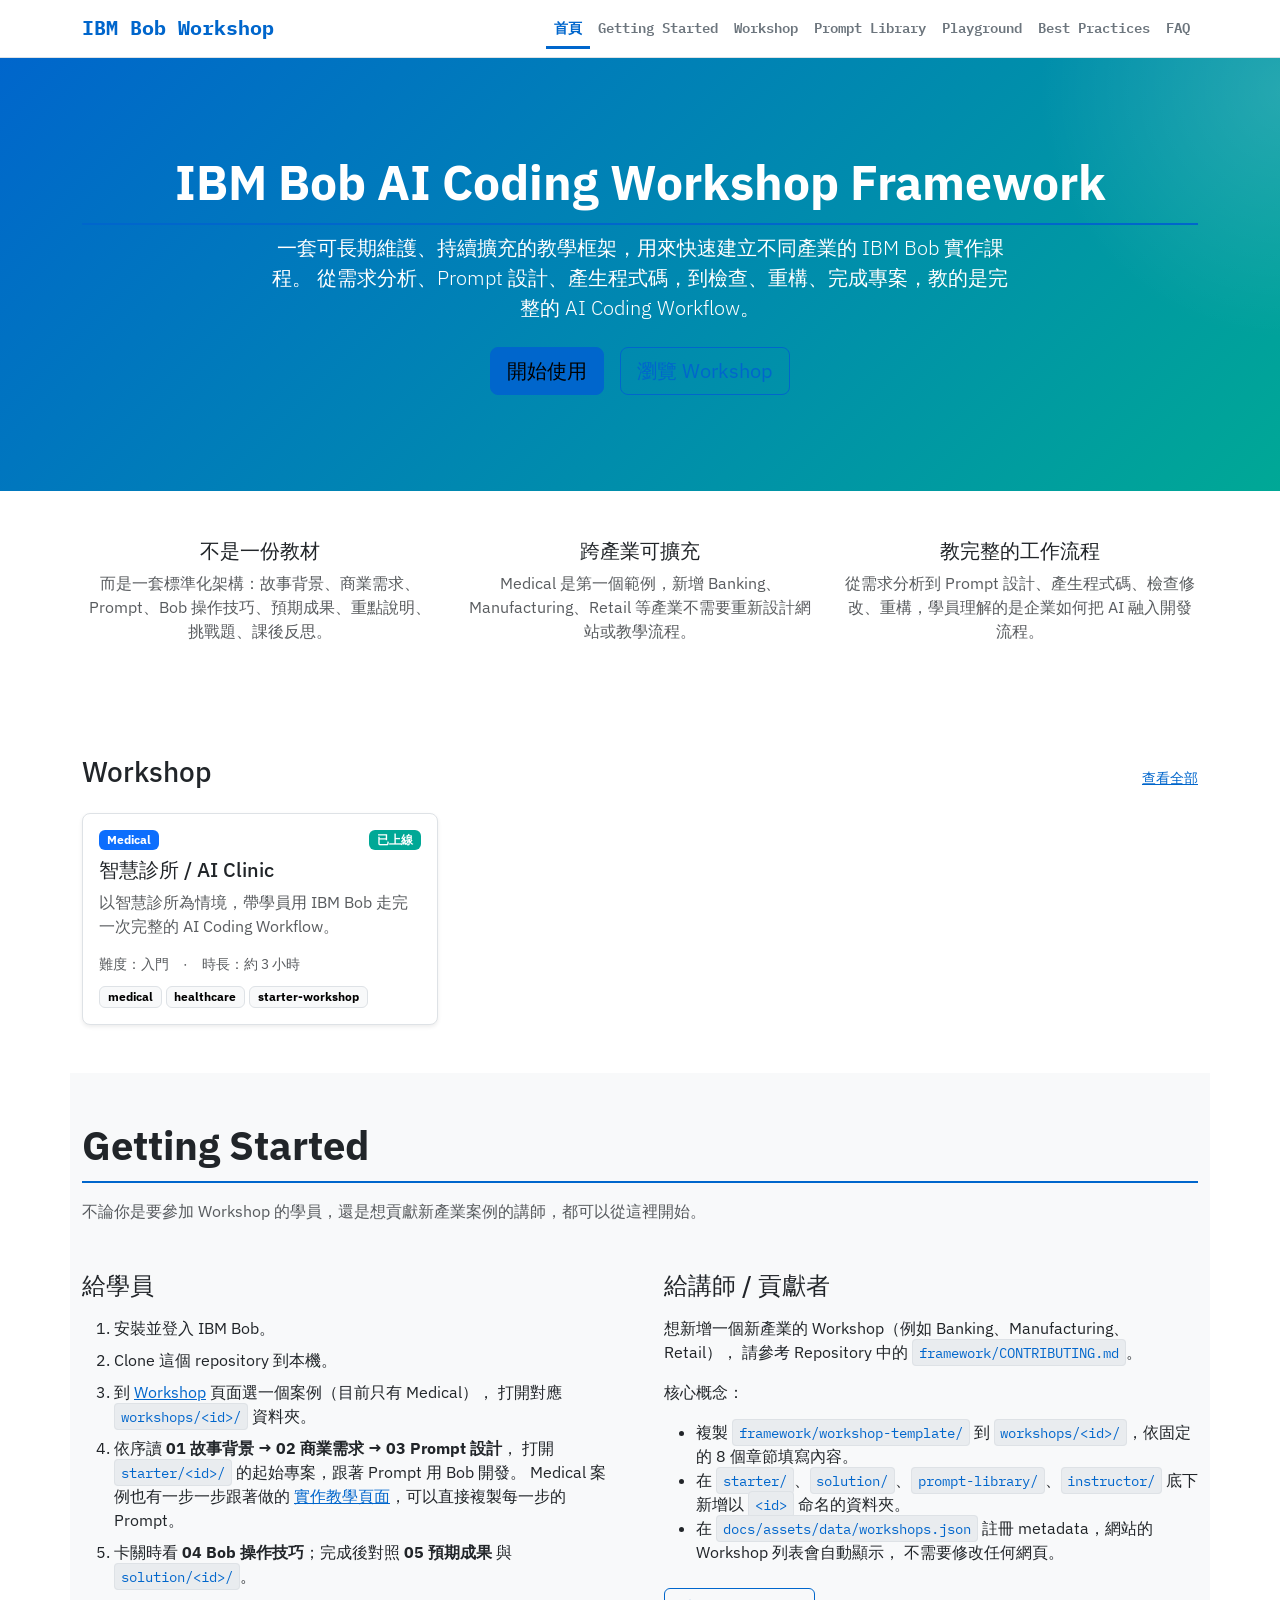
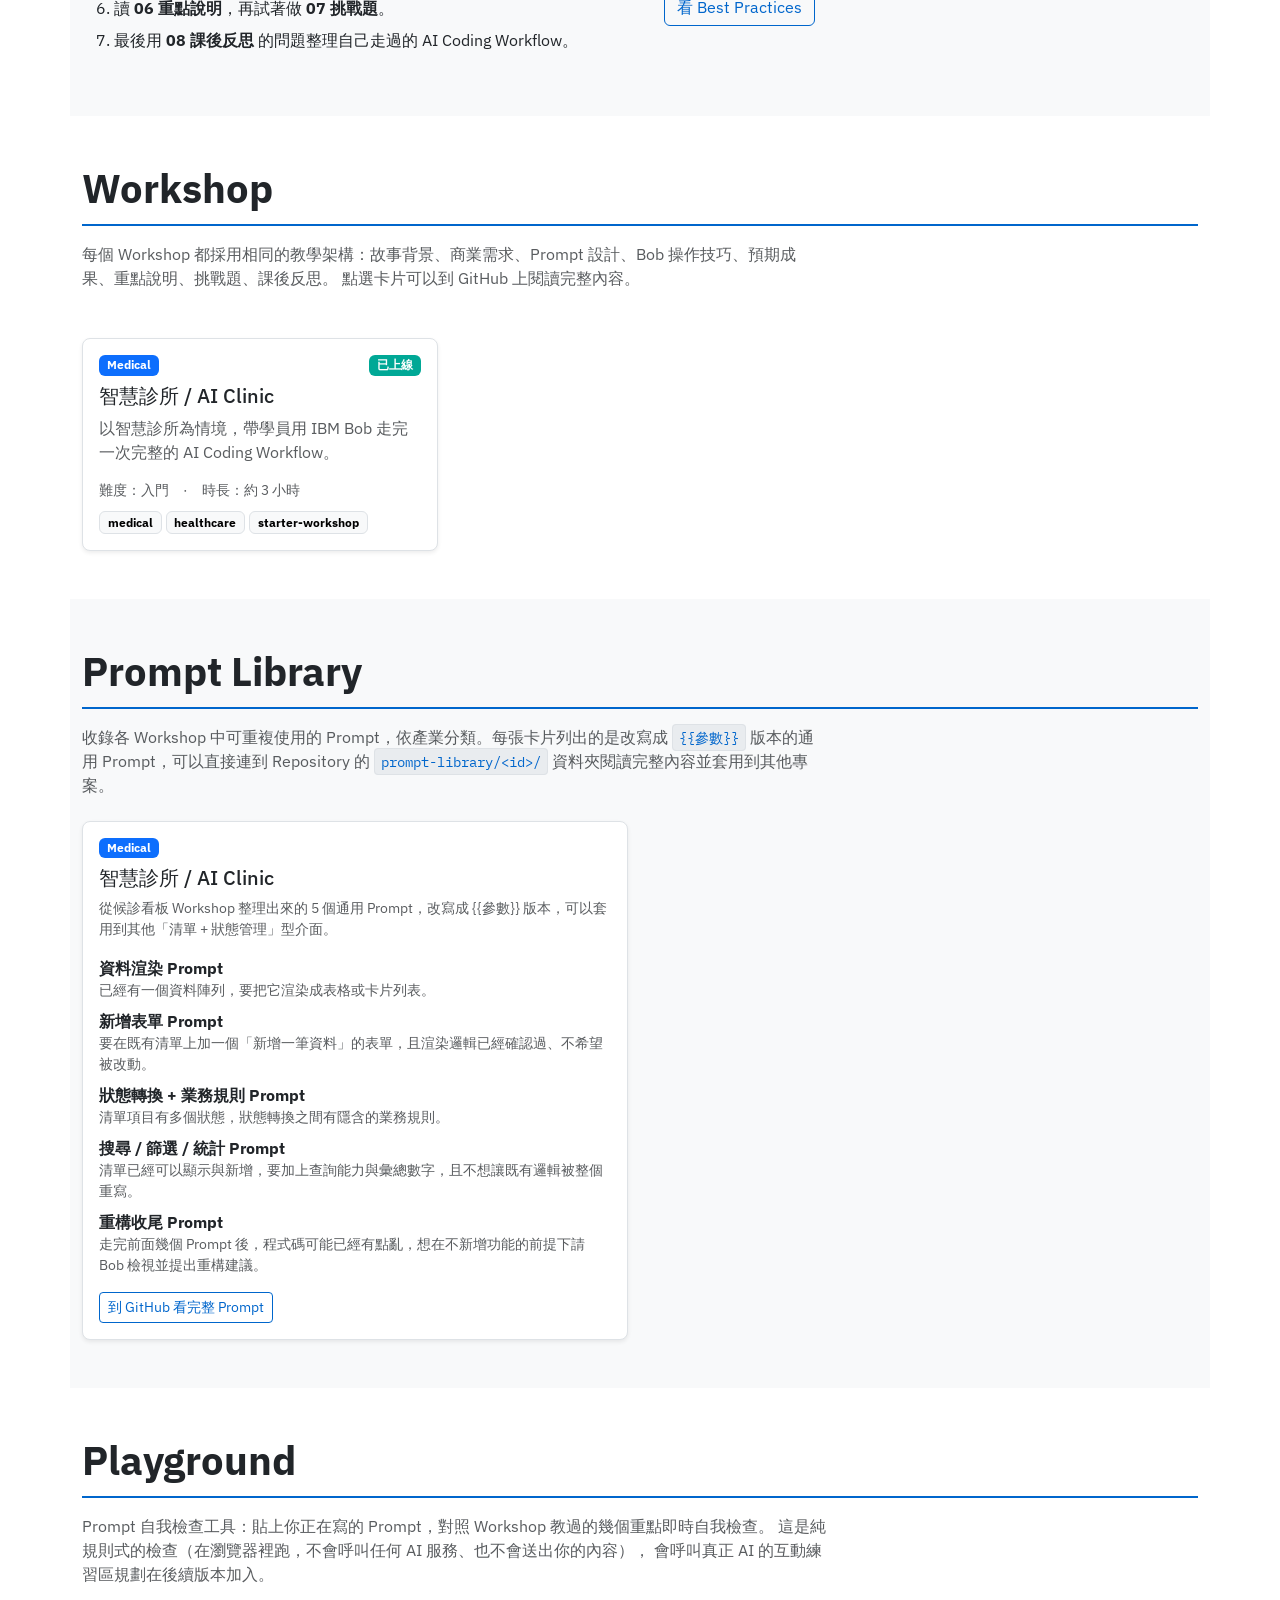
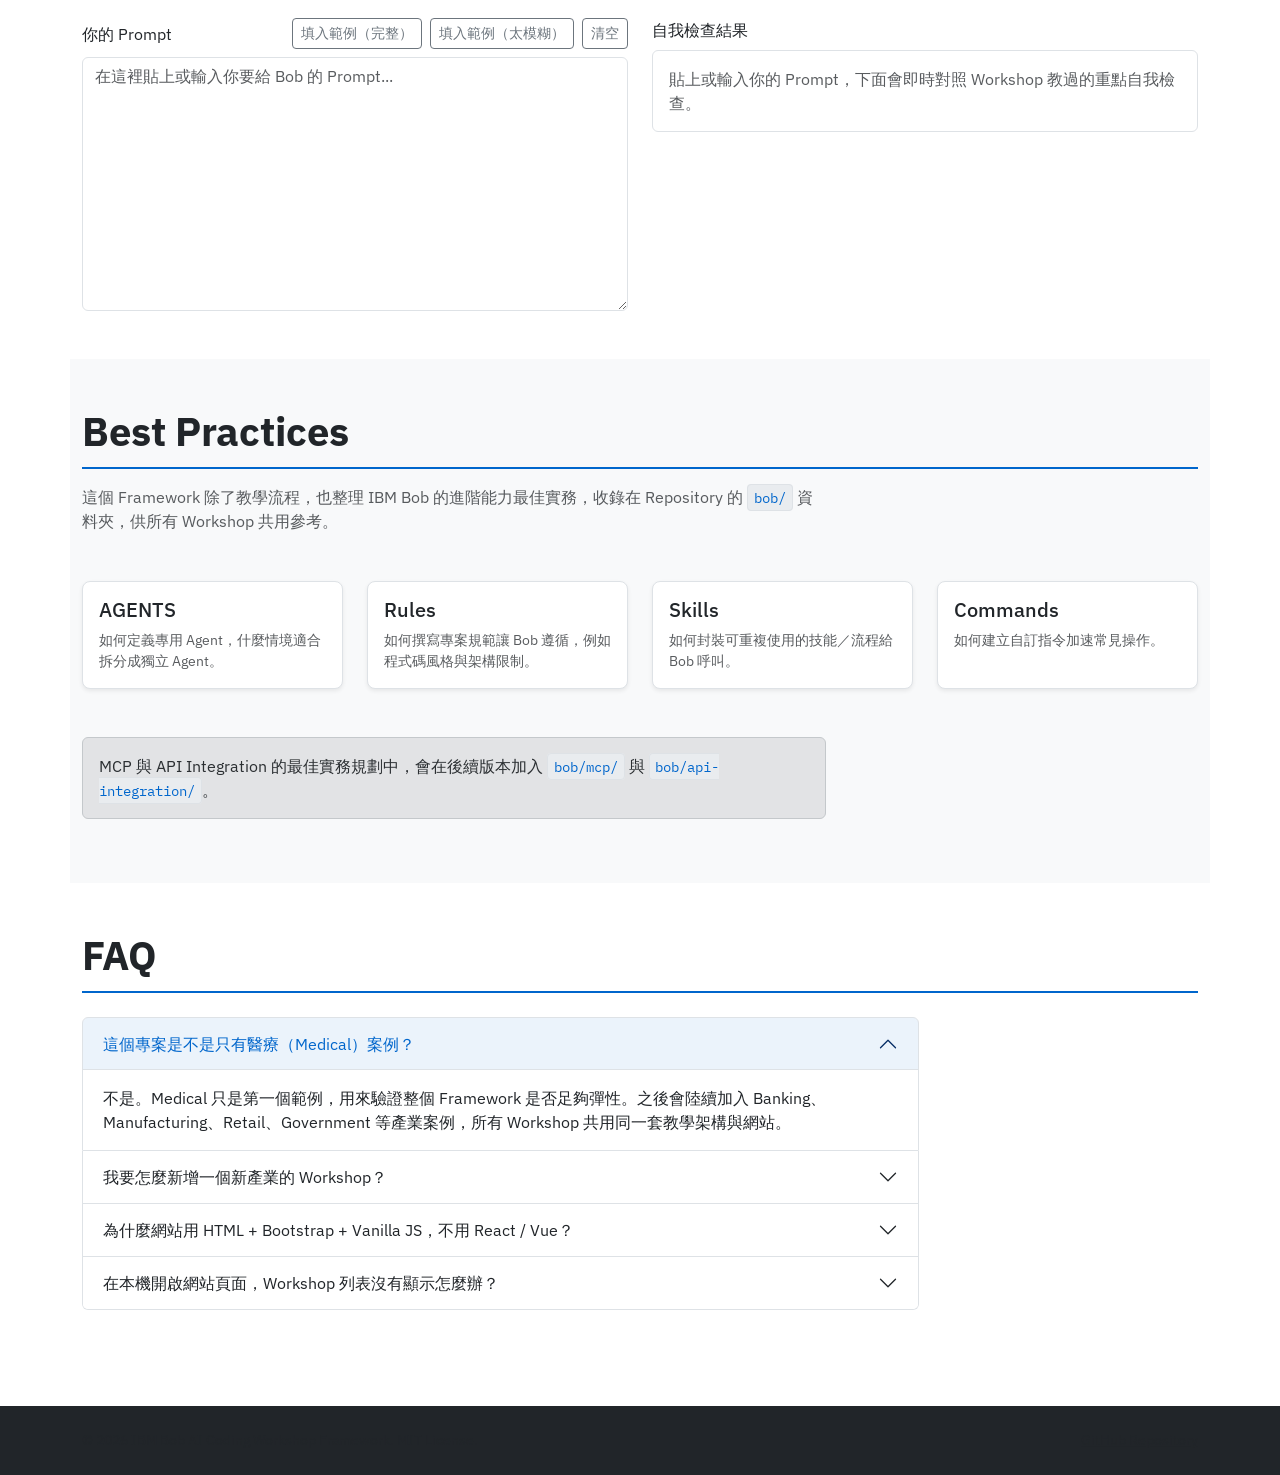
<file: docs/index.html>
<!DOCTYPE html>
<html lang="zh-Hant">
<head>
  <meta charset="UTF-8" />
  <meta name="viewport" content="width=device-width, initial-scale=1.0" />
  <title>IBM Bob AI Coding Workshop Framework</title>
  <link
    href="https://fonts.googleapis.com/css2?family=IBM+Plex+Mono:wght@400;600&family=IBM+Plex+Sans:wght@300;400;600;700&display=swap"
    rel="stylesheet"
  />
  <link
    href="https://cdn.jsdelivr.net/npm/bootstrap@5.3.3/dist/css/bootstrap.min.css"
    rel="stylesheet"
  />
  <link href="assets/css/style.css" rel="stylesheet" />
</head>
<body>
  <div data-include="partials/nav.html"></div>

  <main>
    <!-- 首頁 ============================================================ -->
    <section id="home">
      <div class="hero py-5">
        <div class="container py-5 text-center">
          <h1 class="display-5 fw-bold">IBM Bob AI Coding Workshop Framework</h1>
          <p class="lead col-lg-8 mx-auto">
            一套可長期維護、持續擴充的教學框架，用來快速建立不同產業的 IBM Bob 實作課程。
            從需求分析、Prompt 設計、產生程式碼，到檢查、重構、完成專案，教的是完整的 AI Coding Workflow。
          </p>
          <div class="d-flex justify-content-center gap-3 mt-4">
            <a href="#getting-started" class="btn btn-light btn-lg">開始使用</a>
            <a href="#workshops" class="btn btn-outline-light btn-lg">瀏覽 Workshop</a>
          </div>
        </div>
      </div>

      <div class="container py-5">
        <div class="row g-4 text-center">
          <div class="col-md-4">
            <h3 class="h5">不是一份教材</h3>
            <p class="text-body-secondary">
              而是一套標準化架構：故事背景、商業需求、Prompt、Bob 操作技巧、預期成果、重點說明、挑戰題、課後反思。
            </p>
          </div>
          <div class="col-md-4">
            <h3 class="h5">跨產業可擴充</h3>
            <p class="text-body-secondary">
              Medical 是第一個範例，新增 Banking、Manufacturing、Retail 等產業不需要重新設計網站或教學流程。
            </p>
          </div>
          <div class="col-md-4">
            <h3 class="h5">教完整的工作流程</h3>
            <p class="text-body-secondary">
              從需求分析到 Prompt 設計、產生程式碼、檢查修改、重構，學員理解的是企業如何把 AI 融入開發流程。
            </p>
          </div>
        </div>
      </div>

      <div class="container py-5">
        <div class="d-flex justify-content-between align-items-end mb-4">
          <h2 class="h3 mb-0">Workshop</h2>
          <a href="#workshops" class="small">查看全部</a>
        </div>
        <div class="row g-4" data-workshops-list></div>
      </div>
    </section>

    <!-- Getting Started ================================================ -->
    <section id="getting-started" class="container py-5">
      <h1 class="mb-3">Getting Started</h1>
      <p class="text-body-secondary col-lg-8 mb-5">
        不論你是要參加 Workshop 的學員，還是想貢獻新產業案例的講師，都可以從這裡開始。
      </p>

      <div class="row g-5">
        <div class="col-lg-6">
          <h2 class="h4">給學員</h2>
          <ol class="mt-3">
            <li class="mb-2">安裝並登入 IBM Bob。</li>
            <li class="mb-2">Clone 這個 repository 到本機。</li>
            <li class="mb-2">
              到 <a href="#workshops">Workshop</a> 頁面選一個案例（目前只有 Medical），
              打開對應 <code>workshops/&lt;id&gt;/</code> 資料夾。
            </li>
            <li class="mb-2">
              依序讀 <strong>01 故事背景 → 02 商業需求 → 03 Prompt 設計</strong>，
              打開 <code>starter/&lt;id&gt;/</code> 的起始專案，跟著 Prompt 用 Bob 開發。
              Medical 案例也有一步一步跟著做的
              <a href="medical-tutorial.html">實作教學頁面</a>，可以直接複製每一步的 Prompt。
            </li>
            <li class="mb-2">
              卡關時看 <strong>04 Bob 操作技巧</strong>；完成後對照 <strong>05 預期成果</strong> 與 <code>solution/&lt;id&gt;/</code>。
            </li>
            <li class="mb-2">讀 <strong>06 重點說明</strong>，再試著做 <strong>07 挑戰題</strong>。</li>
            <li>最後用 <strong>08 課後反思</strong> 的問題整理自己走過的 AI Coding Workflow。</li>
          </ol>
        </div>

        <div class="col-lg-6">
          <h2 class="h4">給講師 / 貢獻者</h2>
          <p class="mt-3">
            想新增一個新產業的 Workshop（例如 Banking、Manufacturing、Retail），
            請參考 Repository 中的
            <code>framework/CONTRIBUTING.md</code>。
          </p>
          <p>核心概念：</p>
          <ul>
            <li>複製 <code>framework/workshop-template/</code> 到 <code>workshops/&lt;id&gt;/</code>，依固定的 8 個章節填寫內容。</li>
            <li>
              在 <code>starter/</code>、<code>solution/</code>、<code>prompt-library/</code>、<code>instructor/</code>
              底下新增以 <code>&lt;id&gt;</code> 命名的資料夾。
            </li>
            <li>
              在 <code>docs/assets/data/workshops.json</code> 註冊 metadata，網站的 Workshop 列表會自動顯示，
              不需要修改任何網頁。
            </li>
          </ul>
          <a href="#best-practices" class="btn btn-outline-primary mt-2">看 Best Practices</a>
        </div>
      </div>
    </section>

    <!-- Workshop ======================================================= -->
    <section id="workshops" class="container py-5">
      <h1 class="mb-3">Workshop</h1>
      <p class="text-body-secondary col-lg-8 mb-5">
        每個 Workshop 都採用相同的教學架構：故事背景、商業需求、Prompt 設計、Bob 操作技巧、預期成果、重點說明、挑戰題、課後反思。
        點選卡片可以到 GitHub 上閱讀完整內容。
      </p>
      <div class="row g-4" data-workshops-list></div>
    </section>

    <!-- Prompt Library ================================================= -->
    <section id="prompt-library" class="container py-5">
      <h1 class="mb-3">Prompt Library</h1>
      <p class="text-body-secondary col-lg-8 mb-4">
        收錄各 Workshop 中可重複使用的 Prompt，依產業分類。每張卡片列出的是改寫成
        <code>{{參數}}</code> 版本的通用 Prompt，可以直接連到 Repository 的
        <code>prompt-library/&lt;id&gt;/</code> 資料夾閱讀完整內容並套用到其他專案。
      </p>

      <div class="row g-4" data-prompt-library-list></div>
    </section>

    <!-- Playground ====================================================== -->
    <section id="playground" class="container py-5">
      <h1 class="mb-3">Playground</h1>
      <p class="text-body-secondary col-lg-8 mb-2">
        Prompt 自我檢查工具：貼上你正在寫的 Prompt，對照 Workshop 教過的幾個重點即時自我檢查。
        這是純規則式的檢查（在瀏覽器裡跑，不會呼叫任何 AI 服務、也不會送出你的內容），
        會呼叫真正 AI 的互動練習區規劃在後續版本加入。
      </p>

      <div class="row g-4 mt-1">
        <div class="col-lg-6">
          <div class="d-flex justify-content-between align-items-center mb-2">
            <label for="playground-prompt-input" class="form-label mb-0">你的 Prompt</label>
            <div class="d-flex gap-2">
              <button type="button" class="btn btn-sm btn-outline-secondary" id="playground-example-good">
                填入範例（完整）
              </button>
              <button type="button" class="btn btn-sm btn-outline-secondary" id="playground-example-weak">
                填入範例（太模糊）
              </button>
              <button type="button" class="btn btn-sm btn-outline-secondary" id="playground-clear">清空</button>
            </div>
          </div>
          <textarea
            id="playground-prompt-input"
            class="form-control"
            rows="10"
            placeholder="在這裡貼上或輸入你要給 Bob 的 Prompt..."
          ></textarea>
        </div>

        <div class="col-lg-6">
          <p class="form-label">自我檢查結果</p>
          <div id="playground-check-results" class="border rounded p-3 bg-white"></div>
        </div>
      </div>
    </section>

    <!-- Best Practices ================================================= -->
    <section id="best-practices" class="container py-5">
      <h1 class="mb-3">Best Practices</h1>
      <p class="text-body-secondary col-lg-8 mb-5">
        這個 Framework 除了教學流程，也整理 IBM Bob 的進階能力最佳實務，收錄在 Repository 的
        <code>bob/</code> 資料夾，供所有 Workshop 共用參考。
      </p>

      <div class="row g-4">
        <div class="col-md-6 col-lg-3">
          <div class="card h-100 shadow-sm">
            <div class="card-body">
              <h5 class="card-title">AGENTS</h5>
              <p class="card-text text-body-secondary small">如何定義專用 Agent，什麼情境適合拆分成獨立 Agent。</p>
            </div>
          </div>
        </div>
        <div class="col-md-6 col-lg-3">
          <div class="card h-100 shadow-sm">
            <div class="card-body">
              <h5 class="card-title">Rules</h5>
              <p class="card-text text-body-secondary small">如何撰寫專案規範讓 Bob 遵循，例如程式碼風格與架構限制。</p>
            </div>
          </div>
        </div>
        <div class="col-md-6 col-lg-3">
          <div class="card h-100 shadow-sm">
            <div class="card-body">
              <h5 class="card-title">Skills</h5>
              <p class="card-text text-body-secondary small">如何封裝可重複使用的技能／流程給 Bob 呼叫。</p>
            </div>
          </div>
        </div>
        <div class="col-md-6 col-lg-3">
          <div class="card h-100 shadow-sm">
            <div class="card-body">
              <h5 class="card-title">Commands</h5>
              <p class="card-text text-body-secondary small">如何建立自訂指令加速常見操作。</p>
            </div>
          </div>
        </div>
      </div>

      <div class="alert alert-secondary col-lg-8 mt-5">
        MCP 與 API Integration 的最佳實務規劃中，會在後續版本加入 <code>bob/mcp/</code> 與
        <code>bob/api-integration/</code>。
      </div>
    </section>

    <!-- FAQ ============================================================= -->
    <section id="faq" class="container py-5">
      <h1 class="mb-4">FAQ</h1>

      <div class="accordion col-lg-9" id="faqAccordion">
        <div class="accordion-item">
          <h2 class="accordion-header">
            <button class="accordion-button" type="button" data-bs-toggle="collapse" data-bs-target="#faq1">
              這個專案是不是只有醫療（Medical）案例？
            </button>
          </h2>
          <div id="faq1" class="accordion-collapse collapse show" data-bs-parent="#faqAccordion">
            <div class="accordion-body">
              不是。Medical 只是第一個範例，用來驗證整個 Framework 是否足夠彈性。之後會陸續加入 Banking、
              Manufacturing、Retail、Government 等產業案例，所有 Workshop 共用同一套教學架構與網站。
            </div>
          </div>
        </div>

        <div class="accordion-item">
          <h2 class="accordion-header">
            <button class="accordion-button collapsed" type="button" data-bs-toggle="collapse" data-bs-target="#faq2">
              我要怎麼新增一個新產業的 Workshop？
            </button>
          </h2>
          <div id="faq2" class="accordion-collapse collapse" data-bs-parent="#faqAccordion">
            <div class="accordion-body">
              參考 Repository 中的 <code>framework/CONTRIBUTING.md</code>。簡單來說是複製
              <code>framework/workshop-template/</code>，依照固定的 8 個章節填寫內容，並在
              <code>starter/</code>、<code>solution/</code>、<code>prompt-library/</code>、<code>instructor/</code>
              新增對應資料夾，最後在 <code>docs/assets/data/workshops.json</code> 註冊即可，不需要修改網站頁面。
            </div>
          </div>
        </div>

        <div class="accordion-item">
          <h2 class="accordion-header">
            <button class="accordion-button collapsed" type="button" data-bs-toggle="collapse" data-bs-target="#faq3">
              為什麼網站用 HTML + Bootstrap + Vanilla JS，不用 React / Vue？
            </button>
          </h2>
          <div id="faq3" class="accordion-collapse collapse" data-bs-parent="#faqAccordion">
            <div class="accordion-body">
              第一版刻意保持簡單，方便學員理解網站原始碼、也讓 IBM Bob 在課程中能穩定產生正確的程式碼，
              同時可以直接部署到 GitHub Pages，不需要額外的建置流程。
            </div>
          </div>
        </div>

        <div class="accordion-item">
          <h2 class="accordion-header">
            <button class="accordion-button collapsed" type="button" data-bs-toggle="collapse" data-bs-target="#faq4">
              在本機開啟網站頁面，Workshop 列表沒有顯示怎麼辦？
            </button>
          </h2>
          <div id="faq4" class="accordion-collapse collapse" data-bs-parent="#faqAccordion">
            <div class="accordion-body">
              網站用 <code>fetch()</code> 讀取共用導覽列與 <code>workshops.json</code>，直接用瀏覽器開啟
              <code>file://</code> 路徑會因為 CORS 限制而失敗。請用本地伺服器預覽，例如在 <code>docs/</code>
              資料夾執行 <code>python -m http.server</code>，詳見 <code>docs/README.md</code>。
            </div>
          </div>
        </div>
      </div>
    </section>
  </main>

  <div data-include="partials/footer.html"></div>

  <script src="https://cdn.jsdelivr.net/npm/bootstrap@5.3.3/dist/js/bootstrap.bundle.min.js"></script>
  <script src="assets/js/include.js"></script>
  <script src="assets/js/workshops.js"></script>
  <script src="assets/js/prompt-library.js"></script>
  <script src="assets/js/prompt-checker.js"></script>
</body>
</html>
</file>
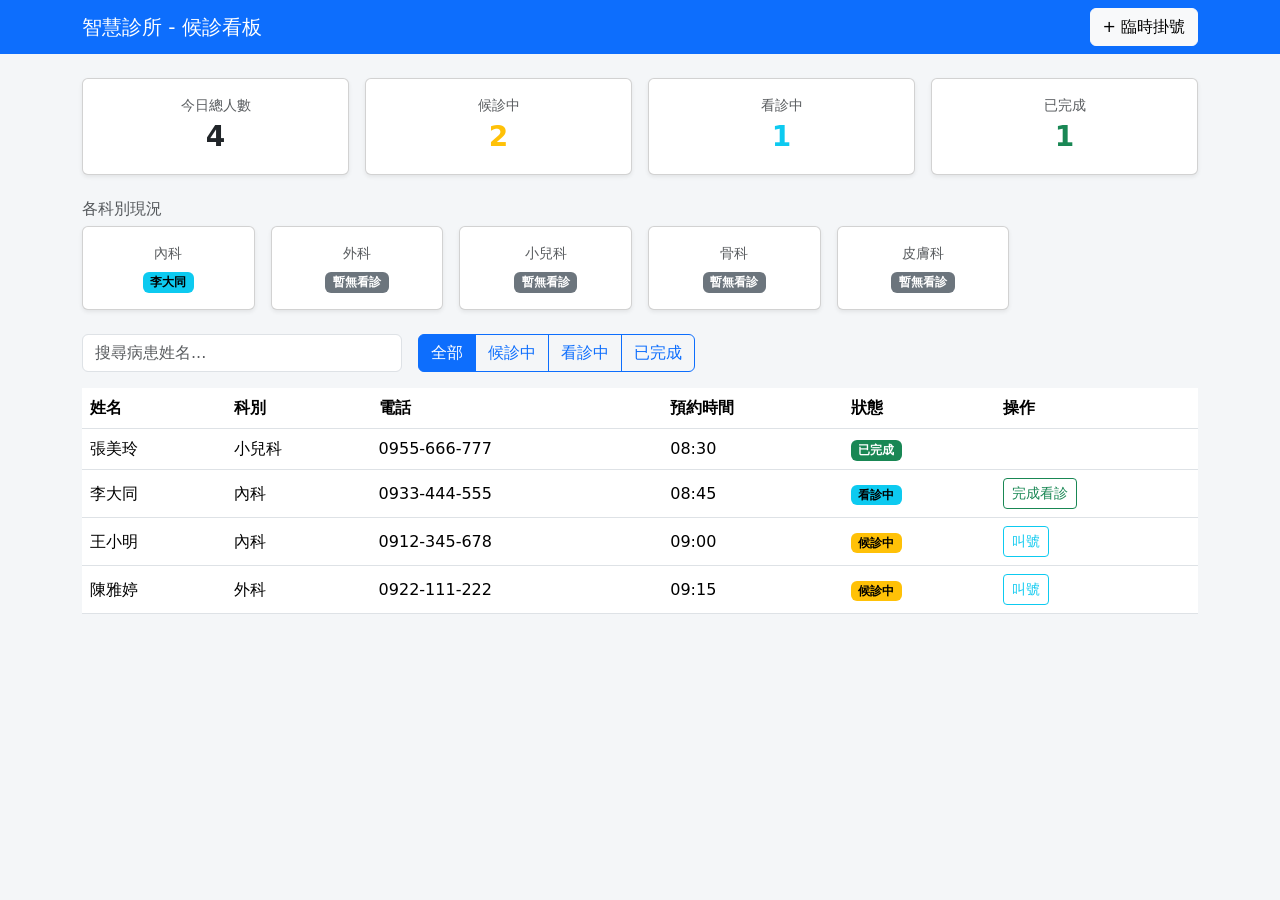
<file: docs/medical-demo/index.html>
<!DOCTYPE html>
<html lang="zh-Hant">
<head>
  <meta charset="UTF-8" />
  <meta name="viewport" content="width=device-width, initial-scale=1.0" />
  <title>目標畫面（線上示範）— 智慧診所候診看板</title>
  <link
    href="https://cdn.jsdelivr.net/npm/bootstrap@5.3.3/dist/css/bootstrap.min.css"
    rel="stylesheet"
  />
  <link href="assets/css/style.css" rel="stylesheet" />
</head>
<body>
  <nav class="navbar navbar-dark bg-primary mb-4">
    <div class="container d-flex justify-content-between">
      <span class="navbar-brand mb-0 h1">智慧診所 - 候診看板</span>
      <button
        type="button"
        class="btn btn-light"
        data-bs-toggle="modal"
        data-bs-target="#addPatientModal"
      >
        + 臨時掛號
      </button>
    </div>
  </nav>

  <main class="container pb-5">
    <div class="row g-3 mb-4">
      <div class="col-6 col-md-3">
        <div class="card text-center shadow-sm">
          <div class="card-body">
            <div class="text-body-secondary small">今日總人數</div>
            <div class="fs-3 fw-bold" id="stat-total">0</div>
          </div>
        </div>
      </div>
      <div class="col-6 col-md-3">
        <div class="card text-center shadow-sm">
          <div class="card-body">
            <div class="text-body-secondary small">候診中</div>
            <div class="fs-3 fw-bold text-warning" id="stat-waiting">0</div>
          </div>
        </div>
      </div>
      <div class="col-6 col-md-3">
        <div class="card text-center shadow-sm">
          <div class="card-body">
            <div class="text-body-secondary small">看診中</div>
            <div class="fs-3 fw-bold text-info" id="stat-in-consultation">0</div>
          </div>
        </div>
      </div>
      <div class="col-6 col-md-3">
        <div class="card text-center shadow-sm">
          <div class="card-body">
            <div class="text-body-secondary small">已完成</div>
            <div class="fs-3 fw-bold text-success" id="stat-done">0</div>
          </div>
        </div>
      </div>
    </div>

    <h2 class="h6 text-body-secondary mb-2">各科別現況</h2>
    <div class="row g-3 mb-4" id="department-status">
      <!-- renderDepartmentStatus() 會把各科別現況渲染到這裡 -->
    </div>

    <div class="d-flex flex-column flex-md-row gap-3 mb-3 align-items-md-center">
      <input
        type="text"
        id="search-input"
        class="form-control"
        style="max-width: 20rem"
        placeholder="搜尋病患姓名..."
      />
      <div class="btn-group" role="group" id="filter-buttons" aria-label="狀態篩選">
        <button type="button" class="btn btn-outline-primary active" data-status="all">全部</button>
        <button type="button" class="btn btn-outline-primary" data-status="waiting">候診中</button>
        <button type="button" class="btn btn-outline-primary" data-status="in-consultation">看診中</button>
        <button type="button" class="btn btn-outline-primary" data-status="done">已完成</button>
      </div>
    </div>

    <div class="table-responsive">
      <table class="table table-hover align-middle bg-white">
        <thead>
          <tr>
            <th>姓名</th>
            <th>科別</th>
            <th>電話</th>
            <th>預約時間</th>
            <th>狀態</th>
            <th>操作</th>
          </tr>
        </thead>
        <tbody id="patient-table-body">
          <!-- render() 會把病患資料渲染到這裡 -->
        </tbody>
      </table>
    </div>
  </main>

  <div class="modal fade" id="addPatientModal" tabindex="-1" aria-hidden="true">
    <div class="modal-dialog">
      <div class="modal-content">
        <form id="add-patient-form" novalidate>
          <div class="modal-header">
            <h5 class="modal-title">臨時掛號</h5>
            <button type="button" class="btn-close" data-bs-dismiss="modal" aria-label="Close"></button>
          </div>
          <div class="modal-body">
            <div class="alert alert-danger d-none" id="form-error"></div>
            <div class="mb-3">
              <label for="patient-name" class="form-label">姓名 <span class="text-danger">*</span></label>
              <input type="text" class="form-control" id="patient-name" />
            </div>
            <div class="mb-3">
              <label for="patient-department" class="form-label">科別 <span class="text-danger">*</span></label>
              <select class="form-select" id="patient-department">
                <option value="內科" selected>內科</option>
                <option value="外科">外科</option>
                <option value="小兒科">小兒科</option>
                <option value="骨科">骨科</option>
                <option value="皮膚科">皮膚科</option>
              </select>
            </div>
            <div class="mb-3">
              <label for="patient-phone" class="form-label">電話</label>
              <input type="text" class="form-control" id="patient-phone" />
            </div>
            <div class="mb-3">
              <label for="patient-time" class="form-label">到診時間</label>
              <input type="time" class="form-control" id="patient-time" />
            </div>
          </div>
          <div class="modal-footer">
            <button type="button" class="btn btn-secondary" data-bs-dismiss="modal">取消</button>
            <button type="submit" class="btn btn-primary">送出掛號</button>
          </div>
        </form>
      </div>
    </div>
  </div>

  <script src="https://cdn.jsdelivr.net/npm/bootstrap@5.3.3/dist/js/bootstrap.bundle.min.js"></script>
  <script src="assets/js/app.js"></script>
</body>
</html>
</file>
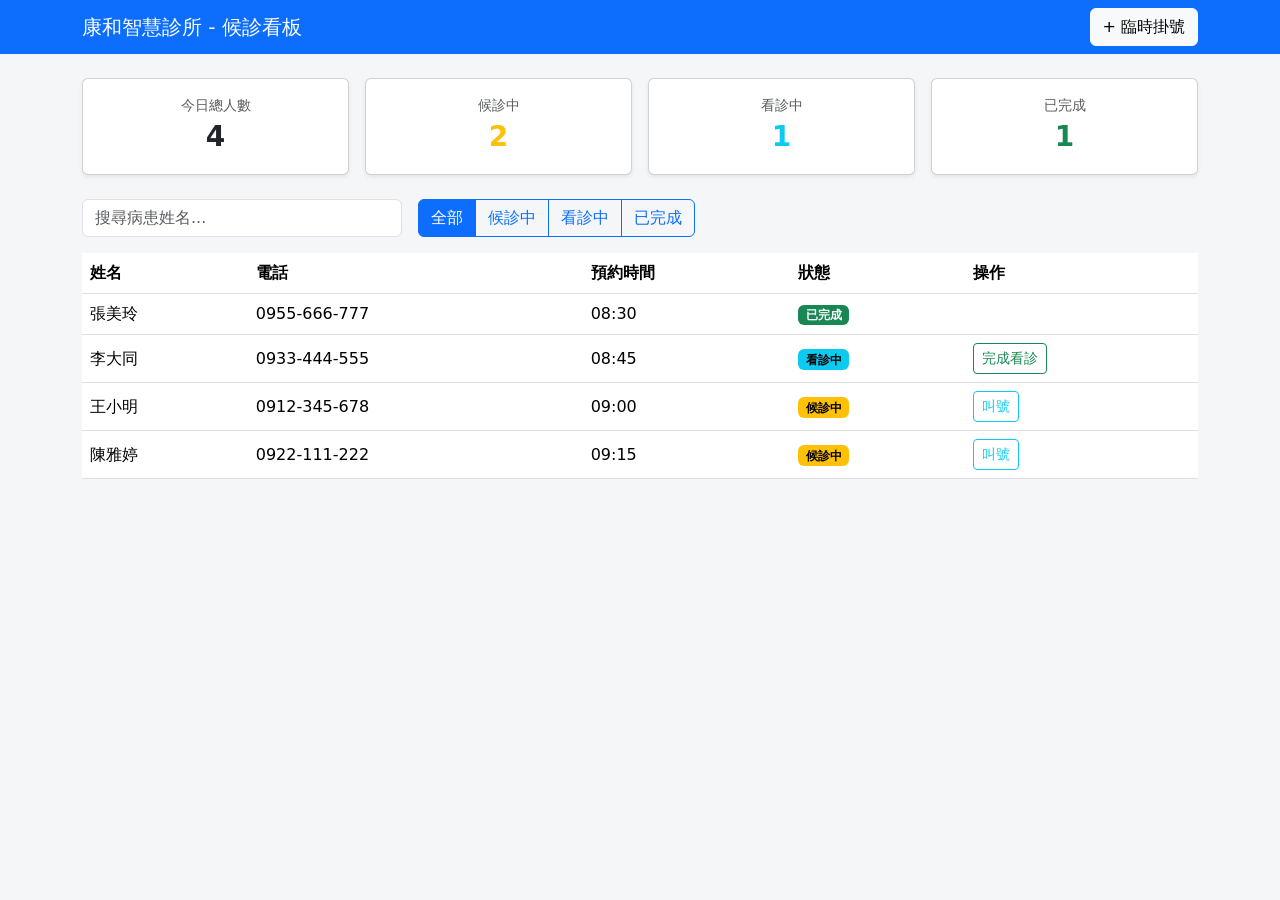
<file: solution/medical/index.html>
<!DOCTYPE html>
<html lang="zh-Hant">
<head>
  <meta charset="UTF-8" />
  <meta name="viewport" content="width=device-width, initial-scale=1.0" />
  <title>康和智慧診所 - 候診看板</title>
  <link
    href="https://cdn.jsdelivr.net/npm/bootstrap@5.3.3/dist/css/bootstrap.min.css"
    rel="stylesheet"
  />
  <link href="assets/css/style.css" rel="stylesheet" />
</head>
<body>
  <nav class="navbar navbar-dark bg-primary mb-4">
    <div class="container d-flex justify-content-between">
      <span class="navbar-brand mb-0 h1">康和智慧診所 - 候診看板</span>
      <button
        type="button"
        class="btn btn-light"
        data-bs-toggle="modal"
        data-bs-target="#addPatientModal"
      >
        + 臨時掛號
      </button>
    </div>
  </nav>

  <main class="container pb-5">
    <div class="row g-3 mb-4">
      <div class="col-6 col-md-3">
        <div class="card text-center shadow-sm">
          <div class="card-body">
            <div class="text-body-secondary small">今日總人數</div>
            <div class="fs-3 fw-bold" id="stat-total">0</div>
          </div>
        </div>
      </div>
      <div class="col-6 col-md-3">
        <div class="card text-center shadow-sm">
          <div class="card-body">
            <div class="text-body-secondary small">候診中</div>
            <div class="fs-3 fw-bold text-warning" id="stat-waiting">0</div>
          </div>
        </div>
      </div>
      <div class="col-6 col-md-3">
        <div class="card text-center shadow-sm">
          <div class="card-body">
            <div class="text-body-secondary small">看診中</div>
            <div class="fs-3 fw-bold text-info" id="stat-in-consultation">0</div>
          </div>
        </div>
      </div>
      <div class="col-6 col-md-3">
        <div class="card text-center shadow-sm">
          <div class="card-body">
            <div class="text-body-secondary small">已完成</div>
            <div class="fs-3 fw-bold text-success" id="stat-done">0</div>
          </div>
        </div>
      </div>
    </div>

    <div class="d-flex flex-column flex-md-row gap-3 mb-3 align-items-md-center">
      <input
        type="text"
        id="search-input"
        class="form-control"
        style="max-width: 20rem"
        placeholder="搜尋病患姓名..."
      />
      <div class="btn-group" role="group" id="filter-buttons" aria-label="狀態篩選">
        <button type="button" class="btn btn-outline-primary active" data-status="all">全部</button>
        <button type="button" class="btn btn-outline-primary" data-status="waiting">候診中</button>
        <button type="button" class="btn btn-outline-primary" data-status="in-consultation">看診中</button>
        <button type="button" class="btn btn-outline-primary" data-status="done">已完成</button>
      </div>
    </div>

    <div class="table-responsive">
      <table class="table table-hover align-middle bg-white">
        <thead>
          <tr>
            <th>姓名</th>
            <th>電話</th>
            <th>預約時間</th>
            <th>狀態</th>
            <th>操作</th>
          </tr>
        </thead>
        <tbody id="patient-table-body">
          <!-- render() 會把病患資料渲染到這裡 -->
        </tbody>
      </table>
    </div>
  </main>

  <div class="modal fade" id="addPatientModal" tabindex="-1" aria-hidden="true">
    <div class="modal-dialog">
      <div class="modal-content">
        <form id="add-patient-form" novalidate>
          <div class="modal-header">
            <h5 class="modal-title">臨時掛號</h5>
            <button type="button" class="btn-close" data-bs-dismiss="modal" aria-label="Close"></button>
          </div>
          <div class="modal-body">
            <div class="alert alert-danger d-none" id="form-error"></div>
            <div class="mb-3">
              <label for="patient-name" class="form-label">姓名 <span class="text-danger">*</span></label>
              <input type="text" class="form-control" id="patient-name" />
            </div>
            <div class="mb-3">
              <label for="patient-phone" class="form-label">電話</label>
              <input type="text" class="form-control" id="patient-phone" />
            </div>
            <div class="mb-3">
              <label for="patient-time" class="form-label">到診時間</label>
              <input type="time" class="form-control" id="patient-time" />
            </div>
          </div>
          <div class="modal-footer">
            <button type="button" class="btn btn-secondary" data-bs-dismiss="modal">取消</button>
            <button type="submit" class="btn btn-primary">送出掛號</button>
          </div>
        </form>
      </div>
    </div>
  </div>

  <script src="https://cdn.jsdelivr.net/npm/bootstrap@5.3.3/dist/js/bootstrap.bundle.min.js"></script>
  <script src="assets/js/app.js"></script>
</body>
</html>
</file>
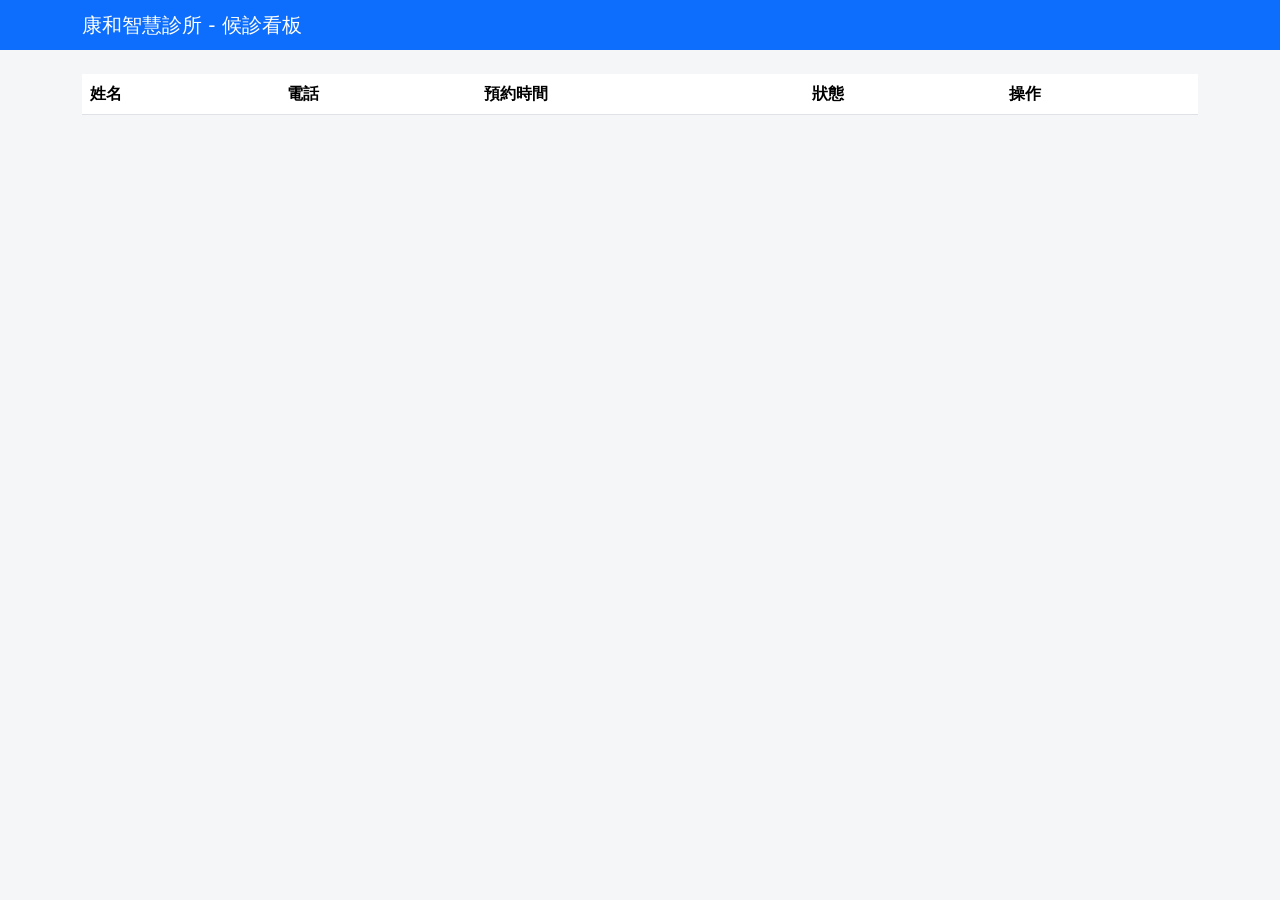
<file: starter/medical/index.html>
<!DOCTYPE html>
<html lang="zh-Hant">
<head>
  <meta charset="UTF-8" />
  <meta name="viewport" content="width=device-width, initial-scale=1.0" />
  <title>康和智慧診所 - 候診看板</title>
  <link
    href="https://cdn.jsdelivr.net/npm/bootstrap@5.3.3/dist/css/bootstrap.min.css"
    rel="stylesheet"
  />
  <link href="assets/css/style.css" rel="stylesheet" />
</head>
<body>
  <nav class="navbar navbar-dark bg-primary mb-4">
    <div class="container">
      <span class="navbar-brand mb-0 h1">康和智慧診所 - 候診看板</span>
      <!-- TODO（Prompt 2）：在這裡加上「臨時掛號」按鈕，點擊開啟掛號 Modal -->
    </div>
  </nav>

  <main class="container">
    <!-- TODO（Prompt 4）：在這裡加上統計卡片列（總人數／候診中／看診中／已完成） -->

    <!-- TODO（Prompt 4）：在這裡加上搜尋框與狀態篩選按鈕群 -->

    <div class="table-responsive">
      <table class="table table-hover align-middle bg-white">
        <thead>
          <tr>
            <th>姓名</th>
            <th>電話</th>
            <th>預約時間</th>
            <th>狀態</th>
            <th>操作</th>
          </tr>
        </thead>
        <tbody id="patient-table-body">
          <!-- render() 會把病患資料渲染到這裡 -->
        </tbody>
      </table>
    </div>
  </main>

  <!-- TODO（Prompt 2）：在這裡加上「臨時掛號」的 Bootstrap Modal -->

  <script src="https://cdn.jsdelivr.net/npm/bootstrap@5.3.3/dist/js/bootstrap.bundle.min.js"></script>
  <script src="assets/js/app.js"></script>
</body>
</html>
</file>
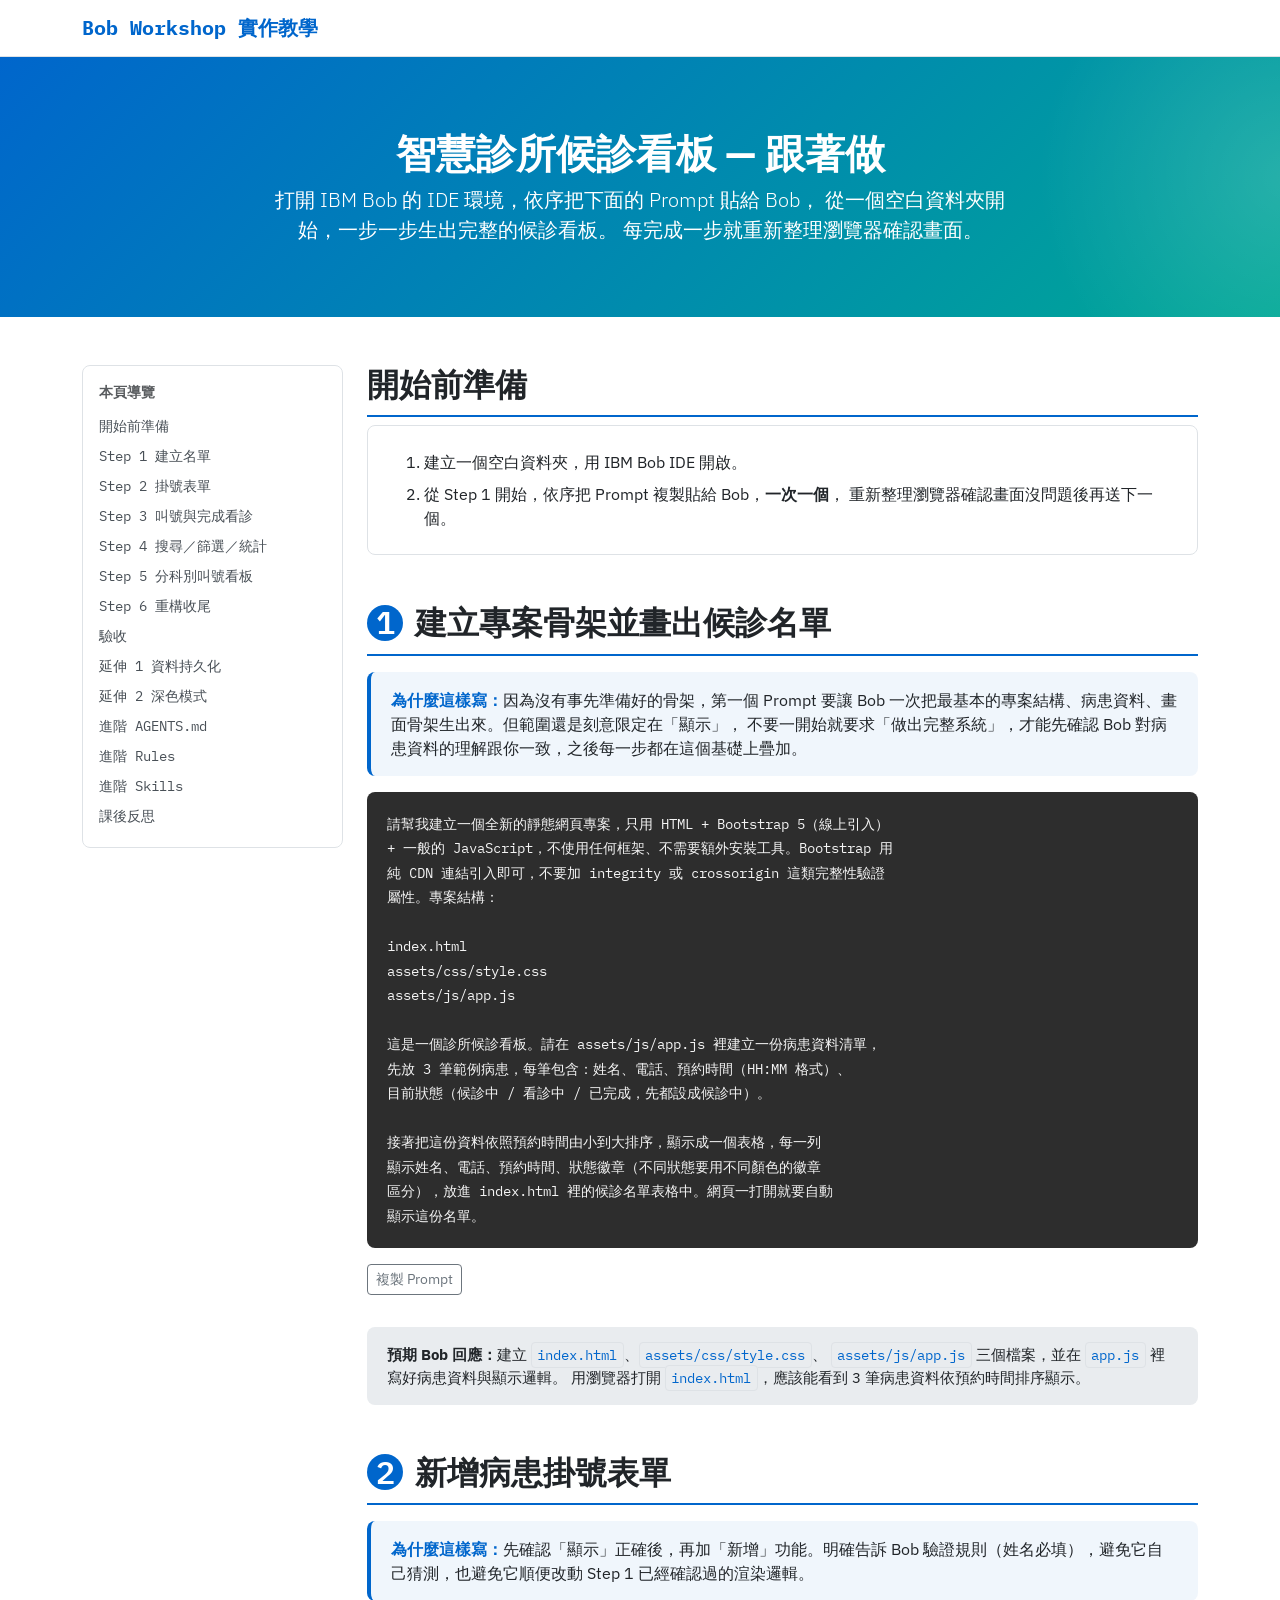
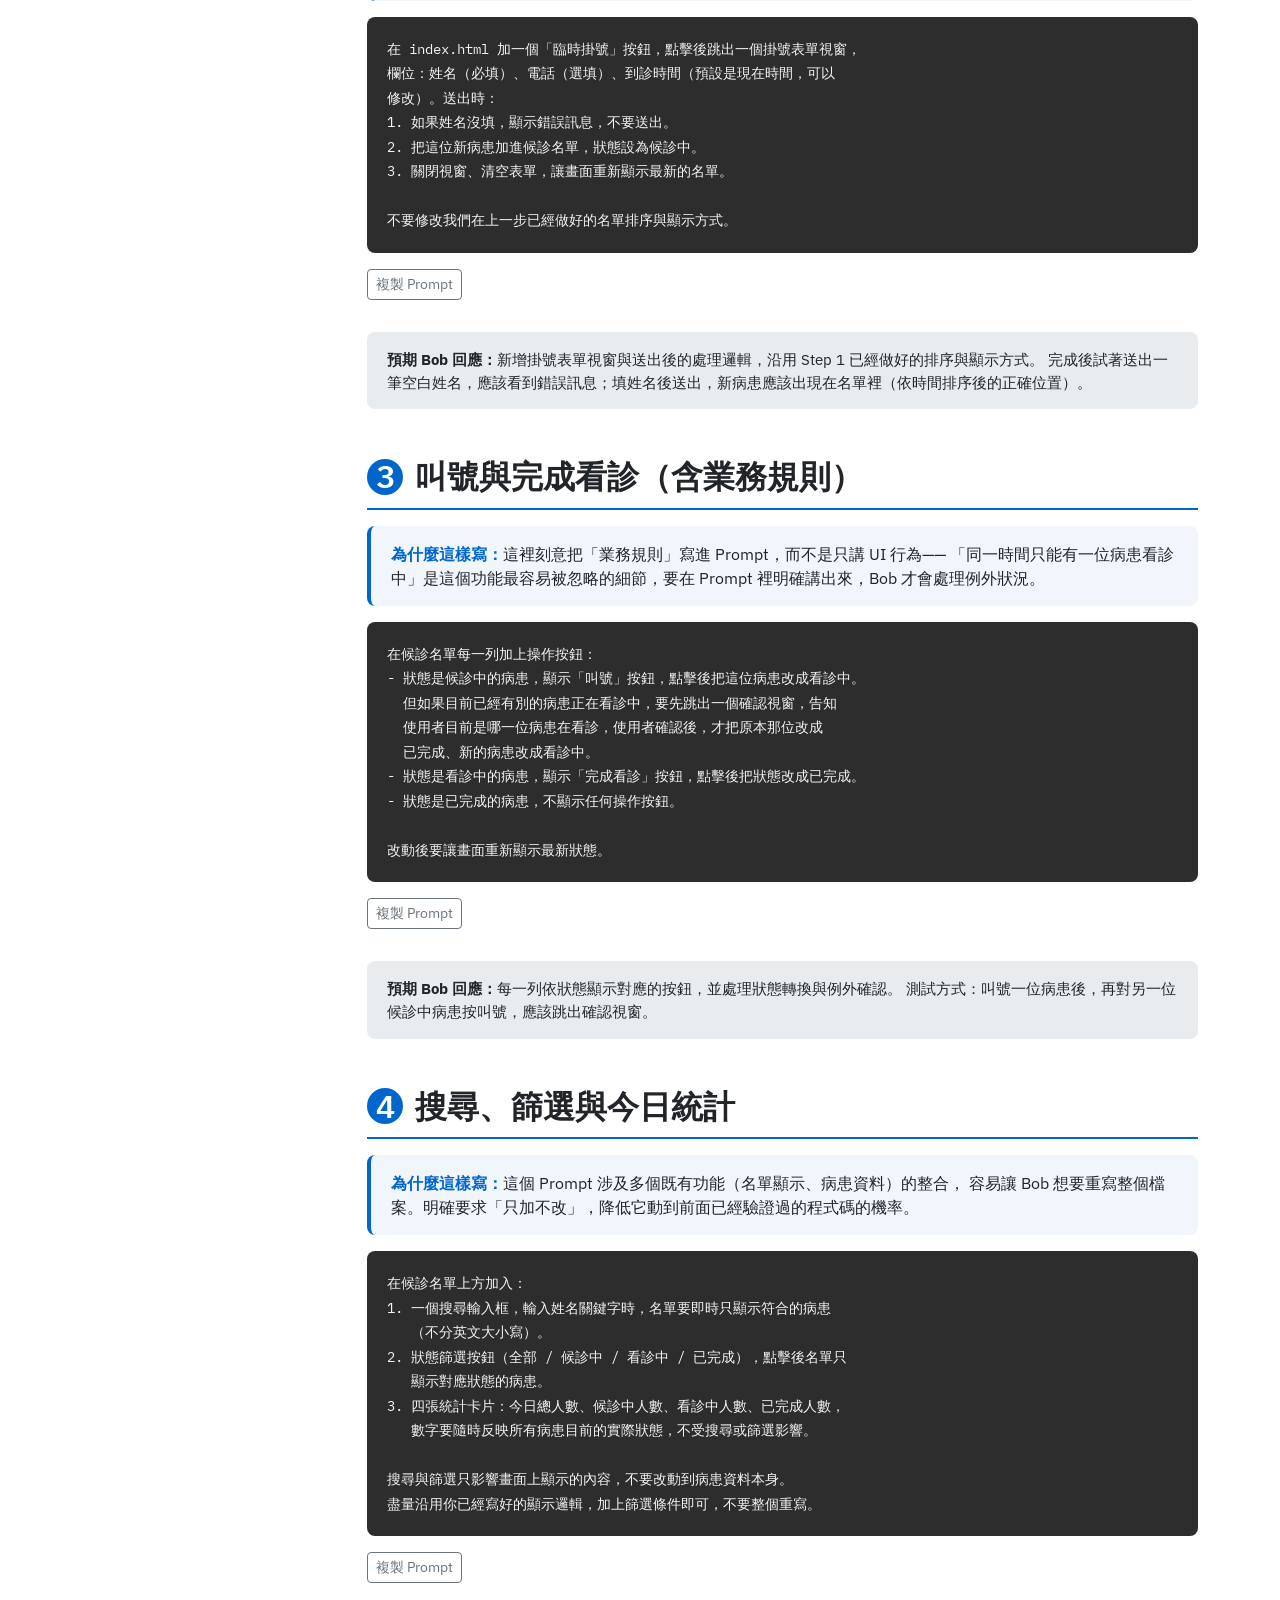
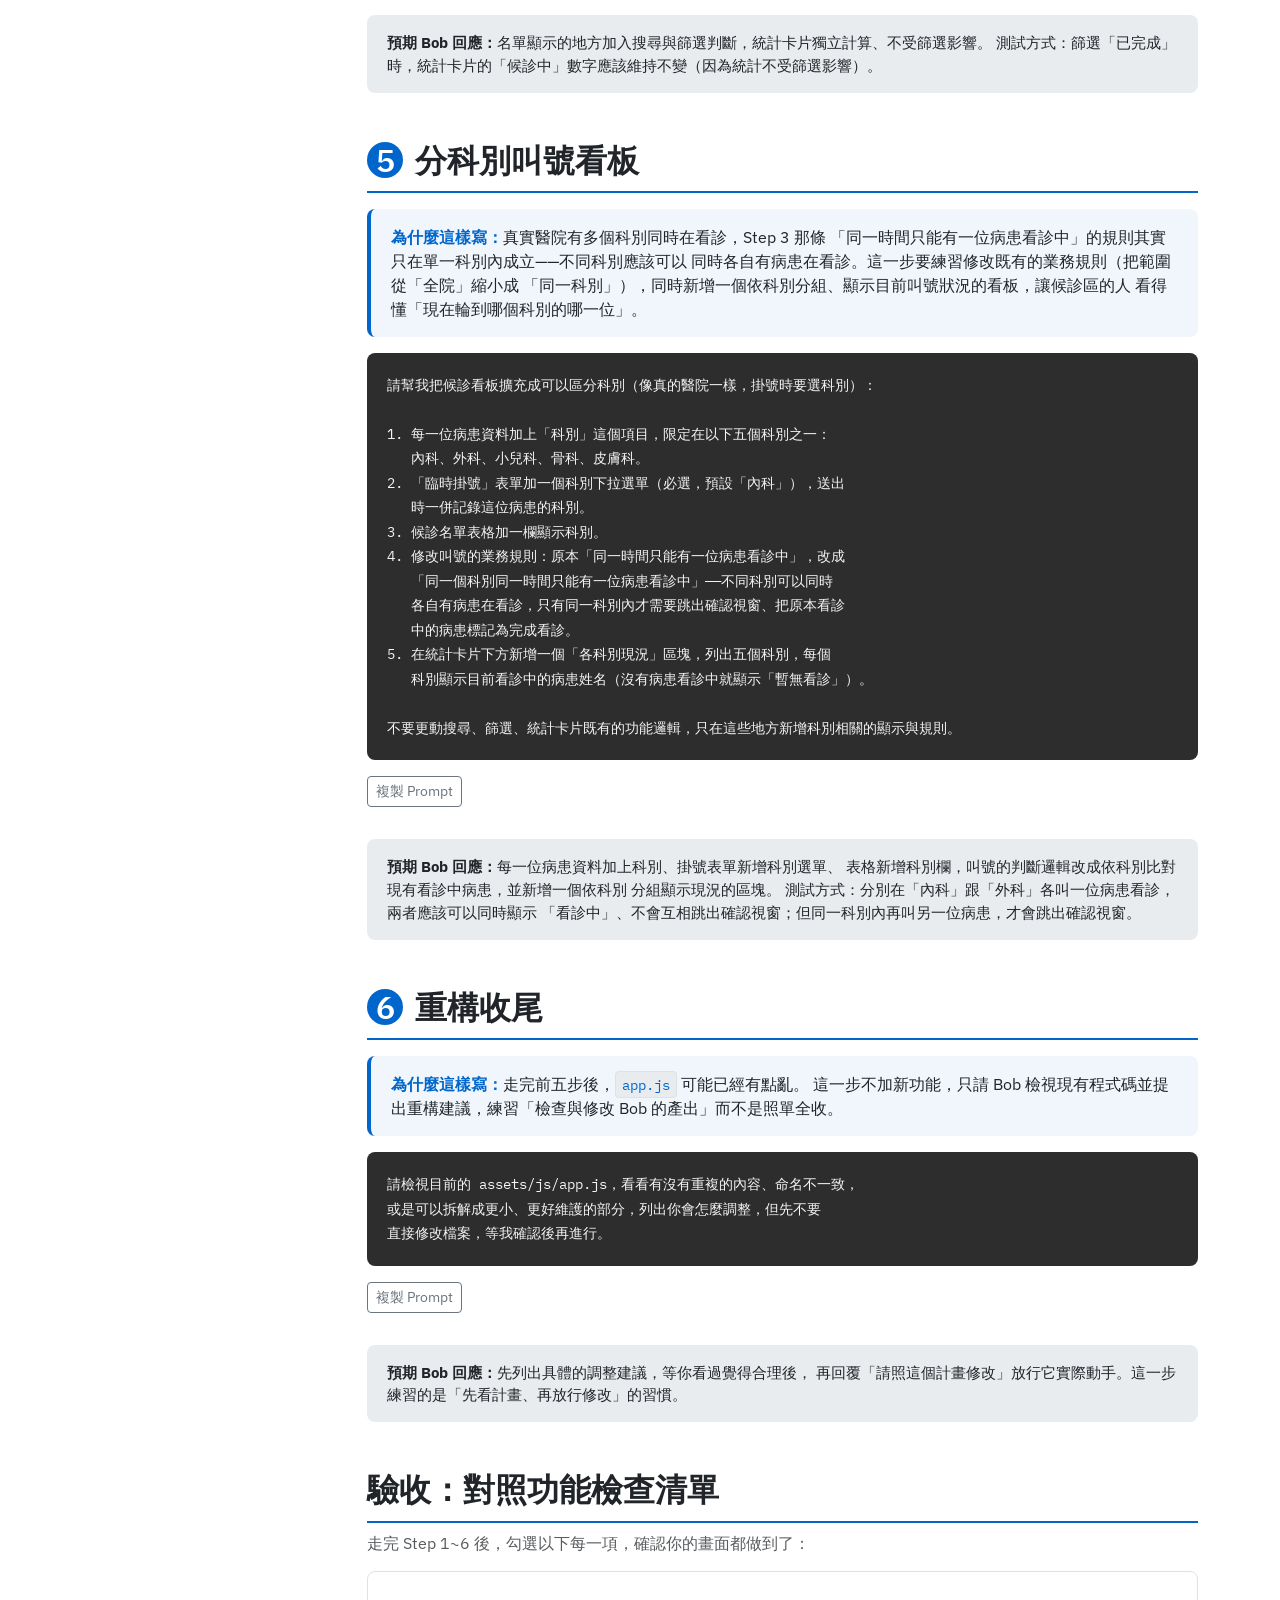
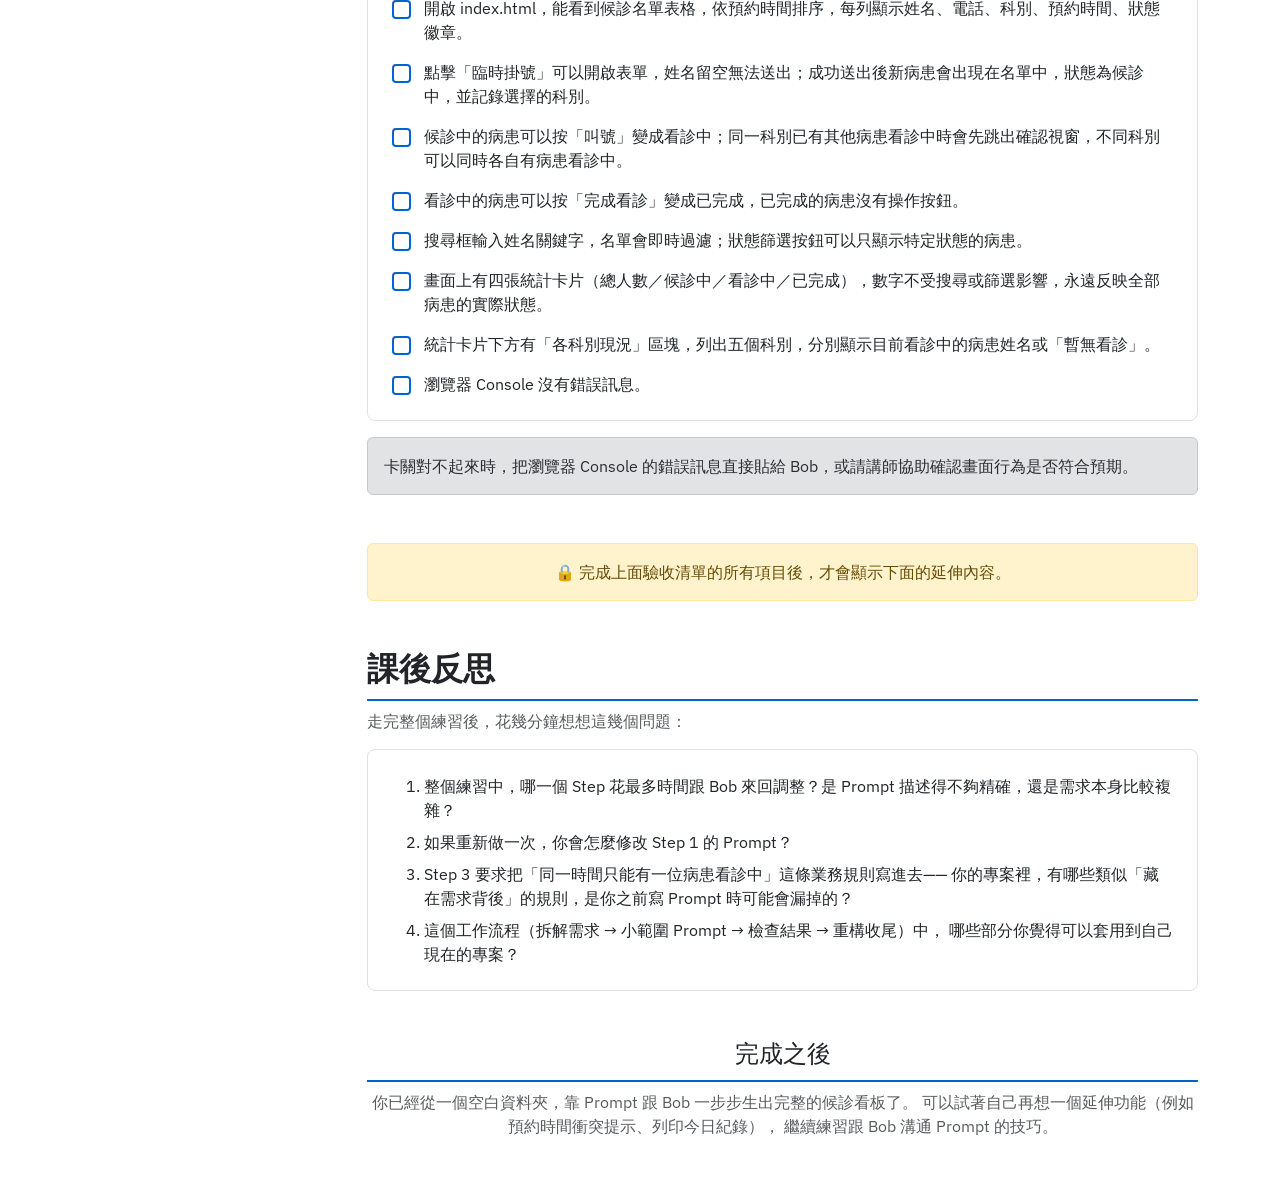
<file: docs/medical-tutorial.html>
<!DOCTYPE html>
<html lang="zh-Hant">
<head>
  <meta charset="UTF-8" />
  <meta name="viewport" content="width=device-width, initial-scale=1.0" />
  <title>Bob Workshop 實作教學</title>
  <link
    href="https://fonts.googleapis.com/css2?family=IBM+Plex+Mono:wght@400;600&family=IBM+Plex+Sans:wght@300;400;600;700&display=swap"
    rel="stylesheet"
  />
  <link
    href="https://cdn.jsdelivr.net/npm/bootstrap@5.3.3/dist/css/bootstrap.min.css"
    rel="stylesheet"
  />
  <link href="assets/css/style.css" rel="stylesheet" />
  <style>
    .step-number {
      display: inline-flex;
      align-items: center;
      justify-content: center;
      width: 2.25rem;
      height: 2.25rem;
      border-radius: 50%;
      background: var(--accent);
      color: #fff;
      font-family: var(--font-mono);
      font-weight: 600;
      flex-shrink: 0;
    }

    .step-title {
      display: flex;
      align-items: center;
      gap: 0.75rem;
    }

    .why-box {
      background: rgba(0, 102, 204, 0.06);
      border-left: 4px solid var(--accent);
      border-radius: var(--radius-md);
      padding: 1rem 1.25rem;
      margin: 1rem 0;
    }

    .why-box strong {
      color: var(--accent);
    }

    .prompt-box {
      position: relative;
      background: #2d2d2d;
      color: #f4f4f4;
      border-radius: var(--radius-md);
      padding: 1.25rem;
      margin: 1rem 0;
      font-family: var(--font-mono);
      font-size: 0.9rem;
      white-space: pre-wrap;
      line-height: 1.7;
    }

    .copy-btn {
      position: absolute;
      top: 0.75rem;
      right: 0.75rem;
      font-family: var(--font-mono);
      font-size: 0.75rem;
    }

    .expected-box {
      background: var(--surface2);
      border-radius: var(--radius-md);
      padding: 1rem 1.25rem;
      margin: 1rem 0;
      font-size: 0.95rem;
    }

    .extension-badge {
      background: var(--accent2);
      color: #fff;
      font-family: var(--font-mono);
      font-size: 0.75rem;
      padding: 0.2rem 0.6rem;
      border-radius: 999px;
    }

    .practice-badge {
      background: var(--warn);
    }

    .verify-checklist .form-check {
      padding-left: 2rem;
      margin-bottom: 1rem;
    }

    .verify-checklist .form-check-input {
      width: 1.2rem;
      height: 1.2rem;
      margin-left: -2rem;
      border: 2px solid var(--accent);
    }

    .verify-checklist .form-check-input:checked {
      background-color: var(--accent);
      border-color: var(--accent);
    }

    .verify-checklist .form-check-input:checked ~ .form-check-label {
      color: var(--muted);
      text-decoration: line-through;
    }

    .toc {
      position: sticky;
      top: 84px;
      background: var(--bg);
      border: 1px solid var(--border);
      border-radius: var(--radius-md);
      padding: 1rem;
    }

    .toc a {
      display: block;
      padding: 0.3rem 0;
      color: var(--text-secondary);
      font-family: var(--font-mono);
      font-size: 0.85rem;
      text-decoration: none;
    }

    .toc a:hover {
      color: var(--accent);
    }
  </style>
</head>
<body>
  <nav class="navbar navbar-expand-lg sticky-top">
    <div class="container">
      <span class="navbar-brand fw-bold mb-0">Bob Workshop 實作教學</span>
    </div>
  </nav>

  <header class="hero py-5">
    <div class="container py-4 text-center">
      <h1 class="display-6 fw-bold">智慧診所候診看板 — 跟著做</h1>
      <p class="lead col-lg-8 mx-auto mb-0">
        打開 IBM Bob 的 IDE 環境，依序把下面的 Prompt 貼給 Bob，
        從一個空白資料夾開始，一步一步生出完整的候診看板。
        每完成一步就重新整理瀏覽器確認畫面。
      </p>
    </div>
  </header>

  <main class="container py-5">
    <div class="row g-4">
      <aside class="col-lg-3 d-none d-lg-block">
        <div class="toc">
          <div class="fw-semibold small text-body-secondary mb-2">本頁導覽</div>
          <a href="#prep">開始前準備</a>
          <a href="#step1">Step 1 建立名單</a>
          <a href="#step2">Step 2 掛號表單</a>
          <a href="#step3">Step 3 叫號與完成看診</a>
          <a href="#step4">Step 4 搜尋／篩選／統計</a>
          <a href="#step5">Step 5 分科別叫號看板</a>
          <a href="#step6">Step 6 重構收尾</a>
          <a href="#verify">驗收</a>
          <a href="#step7">延伸 1 資料持久化</a>
          <a href="#step8">延伸 2 深色模式</a>
          <a href="#step9">進階 AGENTS.md</a>
          <a href="#step10">進階 Rules</a>
          <a href="#step11">進階 Skills</a>
          <a href="#reflection">課後反思</a>
        </div>
      </aside>

      <div class="col-lg-9">
        <!-- 開始前準備 ================================================= -->
        <section id="prep" class="mb-5">
          <h2>開始前準備</h2>
          <div class="card p-4">
            <ol class="mb-0">
              <li class="mb-2">建立一個空白資料夾，用 IBM Bob IDE 開啟。</li>
              <li>
                從 Step 1 開始，依序把 Prompt 複製貼給 Bob，<strong>一次一個</strong>，
                重新整理瀏覽器確認畫面沒問題後再送下一個。
              </li>
            </ol>
          </div>
        </section>

        <!-- Step 1 ===================================================== -->
        <section id="step1" class="mb-5">
          <h2 class="step-title"><span class="step-number">1</span> 建立專案骨架並畫出候診名單</h2>
          <div class="why-box">
            <strong>為什麼這樣寫：</strong>因為沒有事先準備好的骨架，第一個 Prompt 要讓 Bob
            一次把最基本的專案結構、病患資料、畫面骨架生出來。但範圍還是刻意限定在「顯示」，
            不要一開始就要求「做出完整系統」，才能先確認 Bob 對病患資料的理解跟你一致，之後每一步都在這個基礎上疊加。
          </div>
          <div class="prompt-box" id="prompt-1">請幫我建立一個全新的靜態網頁專案，只用 HTML + Bootstrap 5（線上引入）
+ 一般的 JavaScript，不使用任何框架、不需要額外安裝工具。Bootstrap 用
純 CDN 連結引入即可，不要加 integrity 或 crossorigin 這類完整性驗證
屬性。專案結構：

index.html
assets/css/style.css
assets/js/app.js

這是一個診所候診看板。請在 assets/js/app.js 裡建立一份病患資料清單，
先放 3 筆範例病患，每筆包含：姓名、電話、預約時間（HH:MM 格式）、
目前狀態（候診中 / 看診中 / 已完成，先都設成候診中）。

接著把這份資料依照預約時間由小到大排序，顯示成一個表格，每一列
顯示姓名、電話、預約時間、狀態徽章（不同狀態要用不同顏色的徽章
區分），放進 index.html 裡的候診名單表格中。網頁一打開就要自動
顯示這份名單。</div>
          <button class="btn btn-sm btn-outline-secondary copy-btn-inline mb-3" data-copy-target="prompt-1">複製 Prompt</button>
          <div class="expected-box">
            <strong>預期 Bob 回應：</strong>建立 <code>index.html</code>、<code>assets/css/style.css</code>、
            <code>assets/js/app.js</code> 三個檔案，並在 <code>app.js</code> 裡寫好病患資料與顯示邏輯。
            用瀏覽器打開 <code>index.html</code>，應該能看到 3 筆病患資料依預約時間排序顯示。
          </div>
        </section>

        <!-- Step 2 ===================================================== -->
        <section id="step2" class="mb-5">
          <h2 class="step-title"><span class="step-number">2</span> 新增病患掛號表單</h2>
          <div class="why-box">
            <strong>為什麼這樣寫：</strong>先確認「顯示」正確後，再加「新增」功能。明確告訴 Bob
            驗證規則（姓名必填），避免它自己猜測，也避免它順便改動 Step 1 已經確認過的渲染邏輯。
          </div>
          <div class="prompt-box" id="prompt-2">在 index.html 加一個「臨時掛號」按鈕，點擊後跳出一個掛號表單視窗，
欄位：姓名（必填）、電話（選填）、到診時間（預設是現在時間，可以
修改）。送出時：
1. 如果姓名沒填，顯示錯誤訊息，不要送出。
2. 把這位新病患加進候診名單，狀態設為候診中。
3. 關閉視窗、清空表單，讓畫面重新顯示最新的名單。

不要修改我們在上一步已經做好的名單排序與顯示方式。</div>
          <button class="btn btn-sm btn-outline-secondary copy-btn-inline mb-3" data-copy-target="prompt-2">複製 Prompt</button>
          <div class="expected-box">
            <strong>預期 Bob 回應：</strong>新增掛號表單視窗與送出後的處理邏輯，沿用 Step 1 已經做好的排序與顯示方式。
            完成後試著送出一筆空白姓名，應該看到錯誤訊息；填姓名後送出，新病患應該出現在名單裡（依時間排序後的正確位置）。
          </div>
        </section>

        <!-- Step 3 ===================================================== -->
        <section id="step3" class="mb-5">
          <h2 class="step-title"><span class="step-number">3</span> 叫號與完成看診（含業務規則）</h2>
          <div class="why-box">
            <strong>為什麼這樣寫：</strong>這裡刻意把「業務規則」寫進 Prompt，而不是只講 UI 行為——
            「同一時間只能有一位病患看診中」是這個功能最容易被忽略的細節，要在 Prompt 裡明確講出來，Bob 才會處理例外狀況。
          </div>
          <div class="prompt-box" id="prompt-3">在候診名單每一列加上操作按鈕：
- 狀態是候診中的病患，顯示「叫號」按鈕，點擊後把這位病患改成看診中。
  但如果目前已經有別的病患正在看診中，要先跳出一個確認視窗，告知
  使用者目前是哪一位病患在看診，使用者確認後，才把原本那位改成
  已完成、新的病患改成看診中。
- 狀態是看診中的病患，顯示「完成看診」按鈕，點擊後把狀態改成已完成。
- 狀態是已完成的病患，不顯示任何操作按鈕。

改動後要讓畫面重新顯示最新狀態。</div>
          <button class="btn btn-sm btn-outline-secondary copy-btn-inline mb-3" data-copy-target="prompt-3">複製 Prompt</button>
          <div class="expected-box">
            <strong>預期 Bob 回應：</strong>每一列依狀態顯示對應的按鈕，並處理狀態轉換與例外確認。
            測試方式：叫號一位病患後，再對另一位候診中病患按叫號，應該跳出確認視窗。
          </div>
        </section>

        <!-- Step 4 ===================================================== -->
        <section id="step4" class="mb-5">
          <h2 class="step-title"><span class="step-number">4</span> 搜尋、篩選與今日統計</h2>
          <div class="why-box">
            <strong>為什麼這樣寫：</strong>這個 Prompt 涉及多個既有功能（名單顯示、病患資料）的整合，
            容易讓 Bob 想要重寫整個檔案。明確要求「只加不改」，降低它動到前面已經驗證過的程式碼的機率。
          </div>
          <div class="prompt-box" id="prompt-4">在候診名單上方加入：
1. 一個搜尋輸入框，輸入姓名關鍵字時，名單要即時只顯示符合的病患
   （不分英文大小寫）。
2. 狀態篩選按鈕（全部 / 候診中 / 看診中 / 已完成），點擊後名單只
   顯示對應狀態的病患。
3. 四張統計卡片：今日總人數、候診中人數、看診中人數、已完成人數，
   數字要隨時反映所有病患目前的實際狀態，不受搜尋或篩選影響。

搜尋與篩選只影響畫面上顯示的內容，不要改動到病患資料本身。
盡量沿用你已經寫好的顯示邏輯，加上篩選條件即可，不要整個重寫。</div>
          <button class="btn btn-sm btn-outline-secondary copy-btn-inline mb-3" data-copy-target="prompt-4">複製 Prompt</button>
          <div class="expected-box">
            <strong>預期 Bob 回應：</strong>名單顯示的地方加入搜尋與篩選判斷，統計卡片獨立計算、不受篩選影響。
            測試方式：篩選「已完成」時，統計卡片的「候診中」數字應該維持不變（因為統計不受篩選影響）。
          </div>
        </section>

        <!-- Step 5 ===================================================== -->
        <section id="step5" class="mb-5">
          <h2 class="step-title"><span class="step-number">5</span> 分科別叫號看板</h2>
          <div class="why-box">
            <strong>為什麼這樣寫：</strong>真實醫院有多個科別同時在看診，Step 3 那條
            「同一時間只能有一位病患看診中」的規則其實只在單一科別內成立——不同科別應該可以
            同時各自有病患在看診。這一步要練習修改既有的業務規則（把範圍從「全院」縮小成
            「同一科別」），同時新增一個依科別分組、顯示目前叫號狀況的看板，讓候診區的人
            看得懂「現在輪到哪個科別的哪一位」。
          </div>
          <div class="prompt-box" id="prompt-5">請幫我把候診看板擴充成可以區分科別（像真的醫院一樣，掛號時要選科別）：

1. 每一位病患資料加上「科別」這個項目，限定在以下五個科別之一：
   內科、外科、小兒科、骨科、皮膚科。
2. 「臨時掛號」表單加一個科別下拉選單（必選，預設「內科」），送出
   時一併記錄這位病患的科別。
3. 候診名單表格加一欄顯示科別。
4. 修改叫號的業務規則：原本「同一時間只能有一位病患看診中」，改成
   「同一個科別同一時間只能有一位病患看診中」——不同科別可以同時
   各自有病患在看診，只有同一科別內才需要跳出確認視窗、把原本看診
   中的病患標記為完成看診。
5. 在統計卡片下方新增一個「各科別現況」區塊，列出五個科別，每個
   科別顯示目前看診中的病患姓名（沒有病患看診中就顯示「暫無看診」）。

不要更動搜尋、篩選、統計卡片既有的功能邏輯，只在這些地方新增科別相關的顯示與規則。</div>
          <button class="btn btn-sm btn-outline-secondary copy-btn-inline mb-3" data-copy-target="prompt-5">複製 Prompt</button>
          <div class="expected-box">
            <strong>預期 Bob 回應：</strong>每一位病患資料加上科別、掛號表單新增科別選單、
            表格新增科別欄，叫號的判斷邏輯改成依科別比對現有看診中病患，並新增一個依科別
            分組顯示現況的區塊。
            測試方式：分別在「內科」跟「外科」各叫一位病患看診，兩者應該可以同時顯示
            「看診中」、不會互相跳出確認視窗；但同一科別內再叫另一位病患，才會跳出確認視窗。
          </div>
        </section>

        <!-- Step 6 ===================================================== -->
        <section id="step6" class="mb-5">
          <h2 class="step-title"><span class="step-number">6</span> 重構收尾</h2>
          <div class="why-box">
            <strong>為什麼這樣寫：</strong>走完前五步後，<code>app.js</code> 可能已經有點亂。
            這一步不加新功能，只請 Bob 檢視現有程式碼並提出重構建議，練習「檢查與修改 Bob 的產出」而不是照單全收。
          </div>
          <div class="prompt-box" id="prompt-6">請檢視目前的 assets/js/app.js，看看有沒有重複的內容、命名不一致，
或是可以拆解成更小、更好維護的部分，列出你會怎麼調整，但先不要
直接修改檔案，等我確認後再進行。</div>
          <button class="btn btn-sm btn-outline-secondary copy-btn-inline mb-3" data-copy-target="prompt-6">複製 Prompt</button>
          <div class="expected-box">
            <strong>預期 Bob 回應：</strong>先列出具體的調整建議，等你看過覺得合理後，
            再回覆「請照這個計畫修改」放行它實際動手。這一步練習的是「先看計畫、再放行修改」的習慣。
          </div>
        </section>

        <!-- 驗收 ======================================================== -->
        <section id="verify" class="mb-5">
          <h2>驗收：對照功能檢查清單</h2>
          <p class="text-body-secondary">走完 Step 1~6 後，勾選以下每一項，確認你的畫面都做到了：</p>
          <div class="card p-4">
            <div class="verify-checklist">
              <div class="form-check">
                <input class="form-check-input verify-checkbox" type="checkbox" id="verify-1" />
                <label class="form-check-label" for="verify-1">
                  開啟 index.html，能看到候診名單表格，依預約時間排序，每列顯示姓名、電話、科別、預約時間、狀態徽章。
                </label>
              </div>
              <div class="form-check">
                <input class="form-check-input verify-checkbox" type="checkbox" id="verify-2" />
                <label class="form-check-label" for="verify-2">
                  點擊「臨時掛號」可以開啟表單，姓名留空無法送出；成功送出後新病患會出現在名單中，狀態為候診中，並記錄選擇的科別。
                </label>
              </div>
              <div class="form-check">
                <input class="form-check-input verify-checkbox" type="checkbox" id="verify-3" />
                <label class="form-check-label" for="verify-3">
                  候診中的病患可以按「叫號」變成看診中；同一科別已有其他病患看診中時會先跳出確認視窗，不同科別可以同時各自有病患看診中。
                </label>
              </div>
              <div class="form-check">
                <input class="form-check-input verify-checkbox" type="checkbox" id="verify-4" />
                <label class="form-check-label" for="verify-4">
                  看診中的病患可以按「完成看診」變成已完成，已完成的病患沒有操作按鈕。
                </label>
              </div>
              <div class="form-check">
                <input class="form-check-input verify-checkbox" type="checkbox" id="verify-5" />
                <label class="form-check-label" for="verify-5">
                  搜尋框輸入姓名關鍵字，名單會即時過濾；狀態篩選按鈕可以只顯示特定狀態的病患。
                </label>
              </div>
              <div class="form-check">
                <input class="form-check-input verify-checkbox" type="checkbox" id="verify-6" />
                <label class="form-check-label" for="verify-6">
                  畫面上有四張統計卡片（總人數／候診中／看診中／已完成），數字不受搜尋或篩選影響，永遠反映全部病患的實際狀態。
                </label>
              </div>
              <div class="form-check">
                <input class="form-check-input verify-checkbox" type="checkbox" id="verify-7" />
                <label class="form-check-label" for="verify-7">
                  統計卡片下方有「各科別現況」區塊，列出五個科別，分別顯示目前看診中的病患姓名或「暫無看診」。
                </label>
              </div>
              <div class="form-check mb-0">
                <input class="form-check-input verify-checkbox" type="checkbox" id="verify-8" />
                <label class="form-check-label" for="verify-8">瀏覽器 Console 沒有錯誤訊息。</label>
              </div>
            </div>
          </div>
          <div class="alert alert-secondary mt-3 mb-0">
            卡關對不起來時，把瀏覽器 Console 的錯誤訊息直接貼給 Bob，或請講師協助確認畫面行為是否符合預期。
          </div>
        </section>

        <div id="extension-lock-notice" class="alert alert-warning text-center mb-5">
          🔒 完成上面驗收清單的所有項目後，才會顯示下面的延伸內容。
        </div>

        <div id="extension-content" class="d-none">
          <!-- 延伸 1 ====================================================== -->
          <section id="step7" class="mb-5">
            <h2 class="step-title">
              <span class="step-number">7</span> 延伸功能：資料持久化
              <span class="extension-badge">延伸練習</span>
            </h2>
            <div class="why-box">
              <strong>為什麼這樣寫：</strong>目前重新整理頁面資料就會恢復成初始範例，這對實際護理站來說不能接受。
              要讓 Bob 把資料存在瀏覽器裡，同時要講清楚「清除瀏覽器資料才回到範例」這個邊界條件，
              避免 Bob 把預設資料寫死覆蓋掉使用者資料。
            </div>
            <div class="prompt-box" id="prompt-7">目前重新整理頁面後，候診名單會回到最初的範例資料，這不符合實際
使用情境。請幫我加上資料保存功能：

1. 每次病患名單有變動（新增病患、狀態改變）時，把目前的名單存進
   瀏覽器的本機儲存空間。
2. 頁面載入時，先檢查本機有沒有存過的資料，如果有就用它取代原本
   寫死的範例資料；如果沒有（例如第一次開啟，或使用者清除過瀏覽器
   資料），才使用原本的範例資料。
3. 不要改動既有的名單顯示、叫號、完成看診邏輯，只在資料變動時加上
   存檔，並在頁面一開始加上讀檔。</div>
            <button class="btn btn-sm btn-outline-secondary copy-btn-inline mb-3" data-copy-target="prompt-7">複製 Prompt</button>
            <div class="expected-box">
              <strong>預期 Bob 回應：</strong>新增存檔／讀檔的邏輯，在名單有變動的地方存檔，並在頁面載入時先嘗試讀檔。
              測試方式：新增一位病患後重新整理頁面，該病患應該還在名單中；用瀏覽器開發者工具清除本機儲存資料後重新整理，應該回到最初的三筆範例資料。
            </div>
          </section>

          <!-- 延伸 2 ====================================================== -->
          <section id="step8" class="mb-5">
            <h2 class="step-title">
              <span class="step-number">8</span> 延伸功能：深色模式
              <span class="extension-badge">延伸練習</span>
            </h2>
            <div class="why-box">
              <strong>為什麼這樣寫：</strong>這個功能牽涉大量既有 CSS，如果只說「加深色模式」，
              Bob 可能會整個重寫樣式。要求「用 CSS 變數 + class 切換」能限制修改範圍，
              並具體點名徽章與統計卡片這種容易被忽略、對比度容易出問題的元件。
            </div>
            <div class="prompt-box" id="prompt-8">在頂部導覽列加一個「深色模式」切換按鈕，讓整個候診看板可以在淺色／
深色配色之間切換：

1. 切換樣式時盡量重用同一套設計，不要為深色模式另外寫一份完全重複
   的樣式。
2. 狀態徽章（候診中／看診中／已完成）與統計卡片在深色模式下要維持
   清楚可讀，不能變成背景跟文字顏色太接近、看不清楚。
3. 使用者選擇的模式要記住，重新整理頁面後仍要維持上次選擇的深色或
   淺色模式。

不要更動候診名單、搜尋篩選、統計卡片的既有功能邏輯，只處理外觀切換。</div>
            <button class="btn btn-sm btn-outline-secondary copy-btn-inline mb-3" data-copy-target="prompt-8">複製 Prompt</button>
            <div class="expected-box">
              <strong>預期 Bob 回應：</strong>在樣式檔裡定義淺色／深色兩套配色，新增切換按鈕處理深色模式偏好設定的讀寫。
              測試方式：切換深色模式後重新整理頁面，應該維持深色狀態；檢查徽章文字在深色背景下是否清楚可讀。
            </div>
          </section>

          <!-- Step 9 ====================================================== -->
          <section id="step9" class="mb-5">
            <h2 class="step-title">
              <span class="step-number">9</span> 進階練習：寫一份 AGENTS.md
              <span class="extension-badge practice-badge">進階練習</span>
            </h2>
            <div class="why-box">
              <strong>為什麼這樣寫：</strong>走完 Step 1~8，你其實已經跟 Bob 培養出一套默契
              （一次只做一件事、業務規則要明講、不要動到已驗證過的邏輯……）。這一步不是新增看板功能，
              而是練習把這些「為什麼」寫成一份 <code>AGENTS.md</code>，放在專案根目錄。
              之後不管是換一台電腦、換一個人接手，還是隔一段時間再回來改這個專案，
              Bob 都會自動載入這份原則，不用每次重新溝通一次。
            </div>
            <div class="prompt-box" id="prompt-9">請幫我在專案根目錄建立一份 AGENTS.md，把我們開發這個候診看板專案時
累積下來的原則整理進去：

1. 這是一個 demo／教學用途的專案，病患資料都是假資料，不要加入任何
   真實個資，也不要串接真實後端 API。
2. 修改功能時一次只處理一個需求，不要一次重寫整個 app.js。
3. 涉及病患狀態轉換的業務規則（例如同一時間只能有一位病患在看診中）
   要明確寫出來，不要讓 Bob 自己猜。
4. 深色模式、資料持久化這類視覺／儲存邏輯的修改，不要影響候診名單、
   搜尋篩選、統計卡片既有的功能邏輯。

用條列式寫成簡短的核心原則就好，不要展開成落落長的說明文件。</div>
            <button class="btn btn-sm btn-outline-secondary copy-btn-inline mb-3" data-copy-target="prompt-9">複製 Prompt</button>
            <div class="expected-box">
              <strong>預期 Bob 回應：</strong>在專案根目錄建立 <code>AGENTS.md</code>，條列出上述幾點原則，
              內容簡短、每條一句話。測試方式：之後在同一個資料夾開新對話請 Bob 修改功能，
              觀察它是否會主動遵守這幾條原則（例如是否還是一次只處理一個需求），而不用你重複交代。
            </div>
          </section>

          <!-- Step 10 ===================================================== -->
          <section id="step10" class="mb-5">
            <h2 class="step-title">
              <span class="step-number">10</span> 進階練習：用 Rules 固定程式碼風格
              <span class="extension-badge practice-badge">進階練習</span>
            </h2>
            <div class="why-box">
              <strong>為什麼這樣寫：</strong><code>AGENTS.md</code> 放的是「為什麼」，
              像縮排、命名慣例這種持續影響風格、但跟專案原則本身無關的細節，
              適合放進 Rules，而不是塞進 <code>AGENTS.md</code> 把它撐大。Rules 也可以之後再慢慢調整，
              不用一次寫完美。
            </div>
            <div class="prompt-box" id="prompt-10">請幫我在 .bob/rules/ 底下建立一份 coding-style.md，把我們這個候診看板
專案目前使用的程式碼風格整理成規則，之後每次對話都會自動套用：

1. JavaScript 用 2 個空格縮排，字串一律用雙引號。
2. 每個功能區塊的命名要清楚說明它在做什麼（例如「更新病患狀態」的
   部分，命名就要看得出跟更新病患狀態有關）。
3. 每個功能區塊只做一件事，如果內容太長（超過 30 行），建議拆成更
   小的區塊。
4. 需要更新畫面時，優先重用既有的顯示邏輯，不要在其他地方另外處理
   畫面更新。

寫成簡短的條列規則就好。</div>
            <button class="btn btn-sm btn-outline-secondary copy-btn-inline mb-3" data-copy-target="prompt-10">複製 Prompt</button>
            <div class="expected-box">
              <strong>預期 Bob 回應：</strong>建立 <code>.bob/rules/coding-style.md</code>，列出上述規則。
              測試方式：在同一個資料夾開新對話請 Bob 加功能，新產生的程式碼應該自動符合這些風格，
              不需要每次都重複交代。
            </div>
          </section>

          <!-- Step 11 ===================================================== -->
          <section id="step11" class="mb-5">
            <h2 class="step-title">
              <span class="step-number">11</span> 進階練習：把「檢查業務規則」包裝成 Skill
              <span class="extension-badge practice-badge">進階練習</span>
            </h2>
            <div class="why-box">
              <strong>為什麼這樣寫：</strong>Step 3 提醒過「同一時間只能有一位病患看診中」這種
              藏在需求背後的業務規則很容易被漏掉。「檢查程式碼有沒有遺漏的業務規則」是一個值得
              重複使用的流程，不是一次性的 Prompt——包裝成 Skill 之後，之後任何專案都能重複觸發同一套檢查。
            </div>
            <div class="prompt-box" id="prompt-11">請幫我在 .bob/skills/business-rule-check/ 建立一個 SKILL.md，
定義一個叫 business-rule-check 的技能：

---
name: business-rule-check
description: 檢查程式碼裡有沒有遺漏的業務規則或例外狀況
---

執行檢查：
1. 找出程式碼中所有跟「病患狀態改變」有關的地方。
2. 針對每一種狀態改變，列出可能被忽略的例外狀況（例如：如果同時
   有兩個人要改成同一個狀態會怎樣？如果資料是空的會怎樣？）。
3. 條列輸出檢查結果，不要直接修改程式碼。</div>
            <button class="btn btn-sm btn-outline-secondary copy-btn-inline mb-3" data-copy-target="prompt-11">複製 Prompt</button>
            <div class="expected-box">
              <strong>預期 Bob 回應：</strong>建立 <code>.bob/skills/business-rule-check/SKILL.md</code>。
              測試方式：之後可以請 Bob「用 business-rule-check 這個 Skill 檢查一下 app.js」，
              它會依照這個流程列出檢查結果，不用每次重新描述一次要怎麼檢查。
            </div>
          </section>
        </div>

        <section id="reflection" class="mb-5">
          <h2>課後反思</h2>
          <p class="text-body-secondary">走完整個練習後，花幾分鐘想想這幾個問題：</p>
          <div class="card p-4">
            <ol class="mb-0">
              <li class="mb-2">整個練習中，哪一個 Step 花最多時間跟 Bob 來回調整？是 Prompt 描述得不夠精確，還是需求本身比較複雜？</li>
              <li class="mb-2">如果重新做一次，你會怎麼修改 Step 1 的 Prompt？</li>
              <li class="mb-2">
                Step 3 要求把「同一時間只能有一位病患看診中」這條業務規則寫進去——
                你的專案裡，有哪些類似「藏在需求背後」的規則，是你之前寫 Prompt 時可能會漏掉的？
              </li>
              <li>
                這個工作流程（拆解需求 → 小範圍 Prompt → 檢查結果 → 重構收尾）中，
                哪些部分你覺得可以套用到自己現在的專案？
              </li>
            </ol>
          </div>
        </section>

        <section class="footer-section text-center">
          <h2 class="h4">完成之後</h2>
          <p class="text-body-secondary mb-0">
            你已經從一個空白資料夾，靠 Prompt 跟 Bob 一步步生出完整的候診看板了。
            可以試著自己再想一個延伸功能（例如預約時間衝突提示、列印今日紀錄），
            繼續練習跟 Bob 溝通 Prompt 的技巧。
          </p>
        </section>
      </div>
    </div>
  </main>

  <script src="https://cdn.jsdelivr.net/npm/bootstrap@5.3.3/dist/js/bootstrap.bundle.min.js"></script>
  <script>
    document.querySelectorAll("[data-copy-target]").forEach((button) => {
      button.addEventListener("click", async () => {
        const target = document.getElementById(button.dataset.copyTarget);
        if (!target) return;
        try {
          await navigator.clipboard.writeText(target.textContent);
          const original = button.textContent;
          button.textContent = "已複製 ✓";
          setTimeout(() => {
            button.textContent = original;
          }, 1500);
        } catch (err) {
          console.error("複製失敗", err);
        }
      });
    });

    const verifyCheckboxes = document.querySelectorAll(".verify-checkbox");
    const lockNotice = document.getElementById("extension-lock-notice");
    const extensionContent = document.getElementById("extension-content");

    function updateExtensionLock() {
      const allChecked = Array.from(verifyCheckboxes).every((cb) => cb.checked);
      lockNotice.classList.toggle("d-none", allChecked);
      extensionContent.classList.toggle("d-none", !allChecked);
    }

    verifyCheckboxes.forEach((cb) => cb.addEventListener("change", updateExtensionLock));
    updateExtensionLock();
  </script>
</body>
</html>
</file>
<file: docs/assets/css/style.css>
/* ===== IBM Plex 主題（單頁滾動版） ===== */
:root {
  --bg: #ffffff;
  --surface: #f8f9fa;
  --surface2: #e9ecef;
  --border: #dee2e6;
  --accent: #0066cc;
  --accent2: #00a896;
  --text: #212529;
  --text-secondary: #495057;
  --muted: #6c757d;
  --warn: #ff8c00;

  --font-family: "IBM Plex Sans", sans-serif;
  --font-mono: "IBM Plex Mono", monospace;

  --shadow-sm: 0 2px 4px rgba(0, 0, 0, 0.1);
  --shadow-md: 0 4px 8px rgba(0, 0, 0, 0.15);
  --radius-sm: 4px;
  --radius-md: 8px;
  --radius-lg: 12px;
  --transition: all 0.2s ease;
}

html {
  scroll-behavior: smooth;
}

body {
  display: flex;
  flex-direction: column;
  min-height: 100vh;
  font-family: var(--font-family);
  color: var(--text);
  background: var(--bg);
}

main {
  flex: 1 0 auto;
}

/* 單頁滾動：所有區塊依序顯示，用 scroll-margin-top 讓 sticky 導覽列不會遮住標題 */
[id] {
  scroll-margin-top: 84px;
}

main > section:nth-of-type(even) {
  background: var(--surface);
}

code {
  font-family: var(--font-mono);
  background: var(--surface2);
  color: var(--accent);
  padding: 0.2em 0.4em;
  border-radius: var(--radius-sm);
  border: 1px solid var(--border);
  font-size: 0.9em;
}

pre {
  background: #2d2d2d;
  color: #f4f4f4;
  padding: 1rem;
  border-radius: var(--radius-md);
  overflow-x: auto;
}

pre code {
  background: transparent;
  border: none;
  color: inherit;
  padding: 0;
}

/* ===== 導覽列 ===== */
.navbar {
  background: var(--bg) !important;
  border-bottom: 1px solid var(--border);
}

.navbar-brand {
  font-family: var(--font-mono);
  color: var(--accent) !important;
}

.navbar .nav-link {
  color: var(--muted) !important;
  font-weight: 600;
  font-family: var(--font-mono);
  font-size: 0.9rem;
  border-bottom: 3px solid transparent;
  transition: var(--transition);
  padding-top: 0.5rem;
  padding-bottom: 0.5rem;
}

.navbar .nav-link:hover {
  color: var(--accent) !important;
}

.navbar .nav-link.active {
  color: var(--accent) !important;
  border-bottom-color: var(--accent);
}

/* ===== Hero ===== */
.hero {
  background: linear-gradient(135deg, var(--accent) 0%, var(--accent2) 100%);
  color: #fff;
  position: relative;
  overflow: hidden;
}

.hero::before {
  content: "";
  position: absolute;
  top: -50%;
  right: -20%;
  width: 500px;
  height: 500px;
  background: radial-gradient(circle, rgba(255, 255, 255, 0.15) 0%, transparent 70%);
  border-radius: 50%;
}

.hero .container {
  position: relative;
  z-index: 1;
}

/* ===== 標題 ===== */
h1,
h2 {
  font-weight: 700;
}

section h1,
section > h2:first-child {
  padding-bottom: 0.75rem;
  border-bottom: 2px solid var(--accent);
}

/* ===== 卡片 ===== */
.card {
  border: 1px solid var(--border);
  border-radius: var(--radius-md);
  transition: var(--transition);
}

.card:hover {
  box-shadow: var(--shadow-md);
  transform: translateY(-3px);
  border-color: var(--accent);
}

.status-badge-draft {
  background-color: var(--muted);
}

.status-badge-published {
  background-color: var(--accent2);
}

.workshop-card {
  transition: transform 0.15s ease, box-shadow 0.15s ease;
}

.workshop-card:hover {
  transform: translateY(-4px);
  box-shadow: var(--shadow-md);
}

/* ===== 表格 ===== */
.table thead {
  background: var(--accent);
  color: #fff;
}

/* ===== 按鈕 / 連結 ===== */
.btn-primary,
.btn-light {
  background-color: var(--accent);
  border-color: var(--accent);
}

.btn-primary:hover,
.btn-light:hover {
  background-color: var(--accent2);
  border-color: var(--accent2);
}

.btn-outline-primary,
.btn-outline-light {
  color: var(--accent);
  border-color: var(--accent);
}

.btn-outline-primary:hover,
.btn-outline-light:hover {
  background-color: var(--accent);
  border-color: var(--accent);
  color: #fff;
}

a {
  color: var(--accent);
}

a:hover {
  color: var(--accent2);
}

/* ===== FAQ 手風琴 ===== */
.accordion-button:not(.collapsed) {
  color: var(--accent);
  background-color: rgba(0, 102, 204, 0.08);
}

.accordion-button:focus {
  box-shadow: 0 0 0 0.2rem rgba(0, 102, 204, 0.25);
}
</file>
<file: docs/medical-demo/assets/css/style.css>
body {
  background-color: #f4f6f8;
}
</file>
<file: solution/medical/assets/css/style.css>
body {
  background-color: #f4f6f8;
}
</file>
<file: starter/medical/assets/css/style.css>
body {
  background-color: #f4f6f8;
}
</file>
